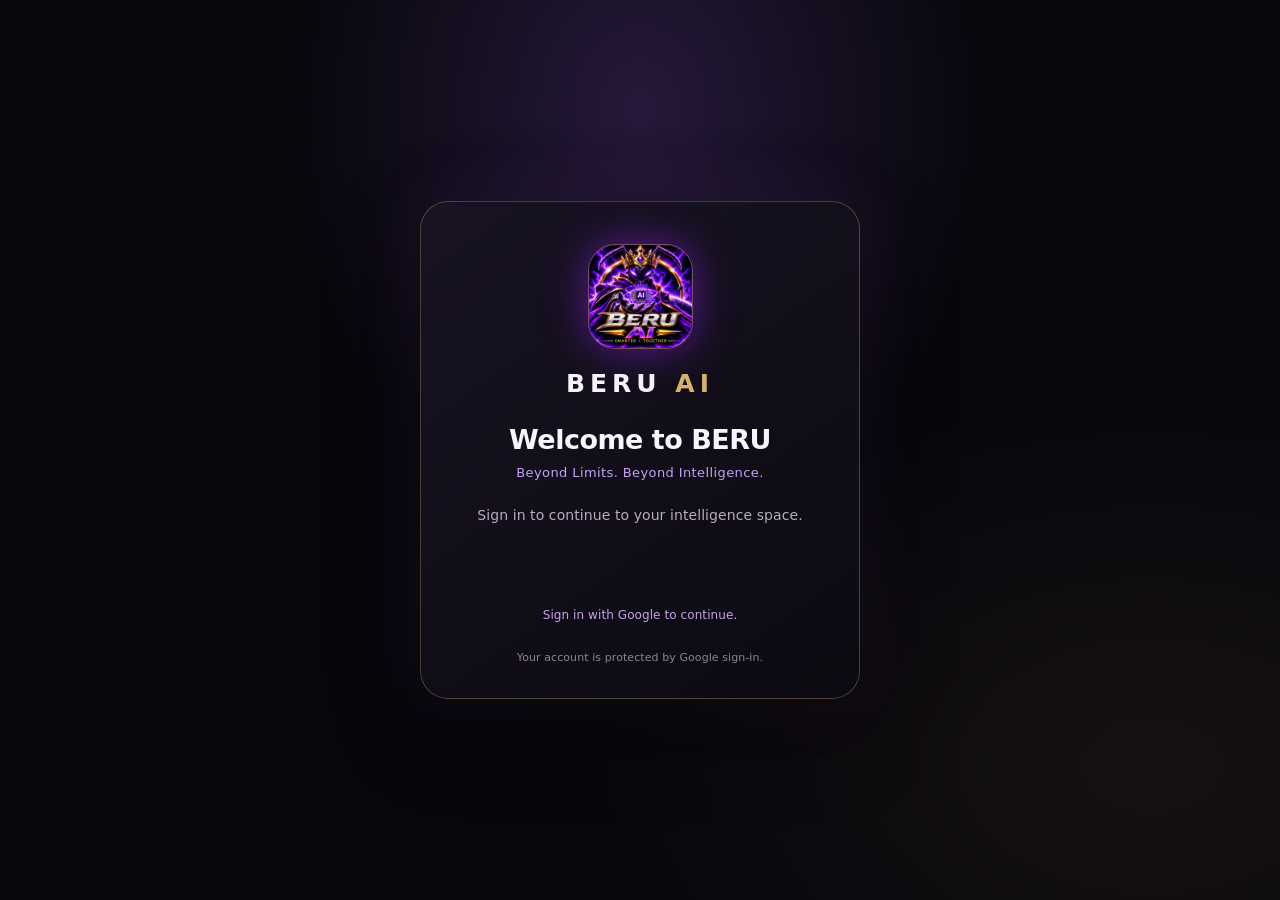
<file: index.html>
<!DOCTYPE html>
<html lang="en">
<head>
  <meta charset="UTF-8">
  <meta name="viewport" content="width=device-width, initial-scale=1.0">
  <meta name="theme-color" content="#08000f">
  <meta name="mobile-web-app-capable" content="yes">
  <meta name="apple-mobile-web-app-capable" content="yes">
  <meta name="apple-mobile-web-app-status-bar-style" content="black-translucent">
  <link rel="manifest" href="manifest.json">
  <link rel="apple-touch-icon" href="assets/images/beru-pwa.png">
  <meta name="description" content="BERU AI - Beyond Limits. Beyond Intelligence.">
  <title>BERU AI</title>
  <link rel="icon" type="image/jpeg" href="assets/images/beru-pwa.png">
  <link rel="stylesheet" href="style.css?v=20261126-premium-refresh1">
</head>
<body>
  <section id="authScreen" class="auth-screen">
    <div class="auth-card">
      <img src="assets/images/beru-pwa.png" alt="BERU AI" class="auth-logo">
      <div class="auth-brand">BERU <span>AI</span></div>
      <h1>Welcome to BERU</h1>
      <p class="auth-subtitle">Beyond Limits. Beyond Intelligence.</p>
      <p class="auth-instruction">Sign in to continue to your intelligence space.</p>
      <div id="googleButton" class="google-button"></div>
      <p id="authStatus" class="auth-status" aria-live="polite">Loading secure sign-in...</p>
      <p class="auth-note">Your account is protected by Google sign-in.</p>
    </div>
  </section>

  <div class="app" id="beruApp">
    <aside class="sidebar">
      <div class="brand">
        <img src="assets/images/beru-pwa.png" alt="BERU">
        <span>BERU <b>AI</b></span>
      </div>
      <button id="newChat" class="new-chat">+ New Chat</button>
      <div class="history-heading">Recent chats</div>
      <div id="chatHistory" class="chat-history" aria-label="Chat history"></div>
      <div class="sidebar-footer">
        Beyond Limits.<br>
        Beyond Intelligence.
      </div>
    </aside>

    <main class="main">
      <header class="topbar">
        <button id="menuBtn" class="menu-btn">☰</button>
        <span>BERU AI</span>
        <div class="account-area">
          <span class="status">● ONLINE</span>
          <div id="coinBalance" class="coin-balance" hidden aria-label="BERU Coins balance"><span>✦</span><strong id="walletBalance">0</strong><small>BC</small></div>
          <button id="accountMenuBtn" class="account-menu-trigger" type="button" aria-label="Open account menu" aria-expanded="false">
            <img id="accountPicture" class="account-picture" alt="Profile" hidden>
            <span id="accountInitials" class="account-initials">B</span>
            <span class="account-trigger-name" id="accountTriggerName">Account</span>
            <span class="account-chevron">⌄</span>
          </button>
        </div>
      </header>

      <section id="commerceHub" class="commerce-hub" hidden>
        <div class="commerce-heading"><div><span class="commerce-eyebrow">BERU ECOSYSTEM</span><h1 id="commerceTitle">Subscriptions</h1><p id="commerceSubtitle">Choose the BERU plan that matches your needs.</p></div><button id="commerceBack" class="commerce-back" type="button">← Back to chat</button></div>
        <nav class="commerce-tabs" aria-label="Marketplace sections">
<button type="button" data-commerce-tab="subscriptions" class="commerce-tab active">♛ Subscriptions</button>
          <button type="button" data-commerce-tab="coins" class="commerce-tab">✦ Coins</button>
        </nav>
        <section class="commerce-view" data-commerce-view="subscriptions" hidden>
          <div class="commerce-section-intro"><h2>Choose your BERU plan</h2><p>Every plan uses BERU Coins. Higher plans provide larger daily coin allowances and higher service limits. No plan makes services unlimited.</p></div>
          <div class="plan-grid">
            <article class="plan-card"><span class="plan-name">FREE</span><strong class="plan-price">Free</strong><p class="plan-coins">100 <small>BC / day</small></p><ul><li>Core BERU assistant</li><li>Standard usage limits</li><li>Daily coin refresh</li></ul><button type="button" class="plan-button current" data-plan="FREE">Current entry plan</button></article>
            <article class="plan-card"><span class="plan-name">BASIC</span><strong class="plan-price">BASIC</strong><p class="plan-coins">300 <small>BC / day</small></p><ul><li>More daily coins</li><li>Higher usage limits</li><li>Access to eligible tools</li></ul><button type="button" class="plan-button" data-plan="BASIC" disabled>Purchase unavailable</button></article>
            <article class="plan-card featured"><span class="plan-ribbon">POPULAR</span><span class="plan-name">PRO</span><strong class="plan-price">PRO</strong><p class="plan-coins">700 <small>BC / day</small></p><ul><li>Expanded daily allowance</li><li>Higher service limits</li><li>Priority features as released</li></ul><button type="button" class="plan-button" data-plan="PRO" disabled>Purchase unavailable</button></article>
            <article class="plan-card"><span class="plan-name">ULTIMATE</span><strong class="plan-price">ULTIMATE</strong><p class="plan-coins">1,500 <small>BC / day</small></p><ul><li>Largest daily allowance</li><li>Highest plan limits</li><li>Eligible advanced tools</li></ul><button type="button" class="plan-button" data-plan="ULTIMATE" disabled>Purchase unavailable</button></article>
          </div>
          <p class="commerce-note">Plan allowances shown are current test values and can be changed from BERU Admin. Subscription checkout is not connected yet.</p>
        </section>
        <section class="commerce-view" data-commerce-view="coins" hidden>
          <div class="wallet-overview"><div><span class="commerce-eyebrow">YOUR UNIFIED WALLET</span><h2>BERU Coins</h2><p>One balance for BERU services.</p></div><div class="wallet-total"><strong id="commerceWalletBalance">—</strong><span>BC AVAILABLE</span></div></div>
          <div class="coin-info-grid"><article class="coin-info-card"><span>DAILY ALLOWANCE</span><strong id="dailyCoinAllowance">—</strong><small>Coins granted by your current plan</small></article><article class="coin-info-card"><span>ACTIVE PLAN</span><strong id="walletPlanName">FREE</strong><small id="walletPlanExpiry">Plan information</small></article><article class="coin-info-card"><span>WALLET TYPE</span><strong>Unified</strong><small>Credits are tracked by source and expiry</small></article></div>
          <div class="coin-pack-heading"><div><h3>Coin packs</h3><p>Extra coins for using BERU services.</p></div><span class="commerce-status planned">PAYMENTS COMING SOON</span></div>
          <div class="coin-pack-grid"><article class="coin-pack"><strong>Starter</strong><b>500 BC</b><small>For occasional use</small><button type="button" disabled>Not available yet</button></article><article class="coin-pack"><strong>Plus</strong><b>1,500 BC</b><small>For regular use</small><button type="button" disabled>Not available yet</button></article><article class="coin-pack"><strong>Power</strong><b>5,000 BC</b><small>For intensive use</small><button type="button" disabled>Not available yet</button></article></div>
          <section class="coin-history panel-lite"><div class="coin-history-head"><h3>Wallet activity</h3><button id="refreshWallet" type="button">↻ Refresh</button></div><div id="coinTransactions" class="coin-transactions"><p class="empty-transactions">Loading wallet activity…</p></div></section>
          <p class="commerce-note">Daily coins refresh according to your plan. Unused daily coins expire; purchased coins will follow their own expiry rules. No payment is processed in this section.</p>
        </section>
      </section>
      <section class="welcome" id="welcome">
        <img src="assets/images/beru-pwa.png" alt="BERU Logo">
        <h1>AWAKEN YOUR <span>INTELLIGENCE</span></h1>
        <p>Your world of intelligence starts here.</p>
      </section>

      <section id="messages" class="messages"></section>

      <div id="attachmentPreview" class="attachment-preview" hidden></div>
      <form id="chatForm" class="chat-box">
        <input id="imageInput" type="file" accept="image/*" hidden>
        <button id="attachImageBtn" class="chat-tool-btn" type="button" aria-label="Attach image" title="Attach image">＋</button>
        <button id="generateImageBtn" class="chat-tool-btn image-generate-btn" type="button" aria-label="Generate image" title="Generate image · 50 BERU Coins">🎨</button>
        <textarea id="userInput" placeholder="Ask BERU anything..." rows="1"></textarea>
        <button id="voiceBtn" class="chat-tool-btn voice-tool-btn" type="button" aria-label="Voice message" title="Voice message">🎙</button>
        <button id="sendBtn" type="submit" aria-label="Send message">➤</button>
      </form>
      <p id="voiceStatus" class="voice-status" aria-live="polite"></p>

      <footer class="disclaimer">
        BERU AI can make mistakes. Verify important information.
      </footer>
    </main>
  </div>

  <div id="accountDropdown" class="account-dropdown" hidden>
    <div class="dropdown-user">
      <img id="dropdownPicture" class="dropdown-picture" alt="" hidden>
      <span id="dropdownInitials" class="dropdown-initials">B</span>
      <div class="dropdown-user-text">
        <strong id="dropdownName">BERU User</strong>
        <small id="dropdownEmail">Signed in</small>
        <span id="dropdownPlan" class="plan-pill">FREE PLAN</span>
      </div>
    </div>
    <button class="dropdown-item" type="button" data-panel="settings"><span>⚙</span><span data-i18n="settings">Settings</span></button>
    <button class="dropdown-item" type="button" data-panel="redeem"><span>◇</span><span data-i18n="redeem">Redeem Code</span></button>
    <button class="dropdown-item account-commerce-item" type="button" data-commerce-open="subscriptions" onclick="window.openBeruCommerce(&quot;subscriptions&quot;)"><span>♛</span><span>Subscriptions &amp; Plans</span></button>
    <button class="dropdown-item account-commerce-item" type="button" data-commerce-open="coins" onclick="window.openBeruCommerce(&quot;coins&quot;)"><span>✦</span><span>BERU Coins &amp; Offers</span></button>
    <button class="dropdown-item" type="button" id="joinTeamBtn"><span>♜</span><span>Join our team · انضم إلى فريقنا</span></button>
    <button class="dropdown-item" type="button" data-panel="about"><span>ⓘ</span><span data-i18n="about">About BERU AI</span></button>
    <button class="dropdown-item" type="button" data-panel="report"><span>⚑</span><span data-i18n="report">Report a problem</span></button>
    <div class="dropdown-divider"></div>
    <button id="menuLogoutBtn" class="dropdown-item danger" type="button"><span>↪</span><span data-i18n="logout">Log out</span></button>
  </div>

  <div id="settingsOverlay" class="settings-overlay" hidden>
    <section class="settings-dialog" role="dialog" aria-modal="true" aria-labelledby="settingsTitle">
      <header class="settings-header">
        <div><small>BERU AI</small><h2 id="settingsTitle">Settings</h2></div>
        <button id="closeSettings" class="close-settings" type="button" aria-label="Close">×</button>
      </header>
      <nav class="settings-tabs">
        <button class="settings-tab active" type="button" data-tab="preferences">Preferences</button>
        <button class="settings-tab" type="button" data-tab="redeem">Redeem Code</button>
        <button class="settings-tab" type="button" data-tab="about">About</button>
        <button class="settings-tab" type="button" data-tab="report">Report</button>
      </nav>
      <div class="settings-content">
        <section class="settings-panel active" data-panel-content="preferences">
          <h3 data-i18n="personalization">Personalization</h3>
          <label class="setting-row"><span><strong data-i18n="appearance">Appearance</strong><small data-i18n="appearanceDesc">Choose light or dark mode</small></span><select id="themeSelect"><option value="dark">Dark</option><option value="light">Light</option></select></label>
          <label class="setting-row"><span><strong data-i18n="language">Language</strong><small data-i18n="languageDesc">Choose your app language</small></span><select id="languageSelect"><option value="en">English</option><option value="ar">العربية</option><option value="fr">Français</option></select></label>
        </section>
        <section class="settings-panel" data-panel-content="redeem">
          <div class="panel-icon">◇</div><h3 data-i18n="redeemTitle">Redeem a code</h3>
          <p data-i18n="redeemDesc">Enter a BERU promo code to activate a subscription or discount.</p>
          <form id="redeemForm" class="panel-form"><input id="redeemInput" type="text" maxlength="64" autocomplete="off" placeholder="Enter your promo code" required><button type="submit" data-i18n="redeemButton">Continue</button></form>
          <p id="redeemStatus" class="panel-status" aria-live="polite">Code activation will be available when the secure redemption service is connected.</p>
        </section>
        <section class="settings-panel" data-panel-content="about">
          <div class="about-brand">BERU <span>AI</span></div><h3>Beyond Limits. Beyond Intelligence.</h3>
          <p data-i18n="aboutDesc">Your intelligent space for ideas, answers and creation.</p>
          <div class="about-version">BERU AI · Web Edition</div>
        </section>
        <section class="settings-panel" data-panel-content="report">
          <h3 data-i18n="reportTitle">Report a problem</h3><p data-i18n="reportDesc">Tell us what happened. Your report will be sent securely to the BERU team.</p>
          <form id="reportForm" class="panel-form report-form"><input id="reportSubject" type="text" maxlength="120" placeholder="Subject" required><textarea id="reportMessage" rows="4" maxlength="2000" placeholder="Describe the problem..." required></textarea><button type="submit" data-i18n="copyReport">Send report</button></form>
          <p id="reportStatus" class="panel-status" aria-live="polite"></p>
        </section>
      </div>
    </section>
  </div>

  <div id="beruSuccessToast" class="beru-success-toast" role="status" aria-live="polite" hidden>
    <div class="success-toast-icon">✦</div>
    <div class="success-toast-title">Success!</div>
    <div class="success-toast-message">Your reward has been added.</div>
    <div class="success-toast-sparkles" aria-hidden="true">✧　✦　✧</div>
  </div>

  <div id="pwaInstallBar" class="pwa-install-bar" hidden><span><strong>Install BERU AI</strong><small>Use BERU like an app on your phone.</small></span><button id="pwaInstallBtn" type="button">Install</button><button id="pwaInstallClose" type="button" aria-label="Dismiss">×</button></div>
  <script src="script.js?v=20261121-imagegen1"></script>
  <script src="pwa.js"></script>
  <script src="https://accounts.google.com/gsi/client" async defer onload="window.beruGoogleLibraryLoaded && window.beruGoogleLibraryLoaded()"></script>
</body>
</html>
</file>
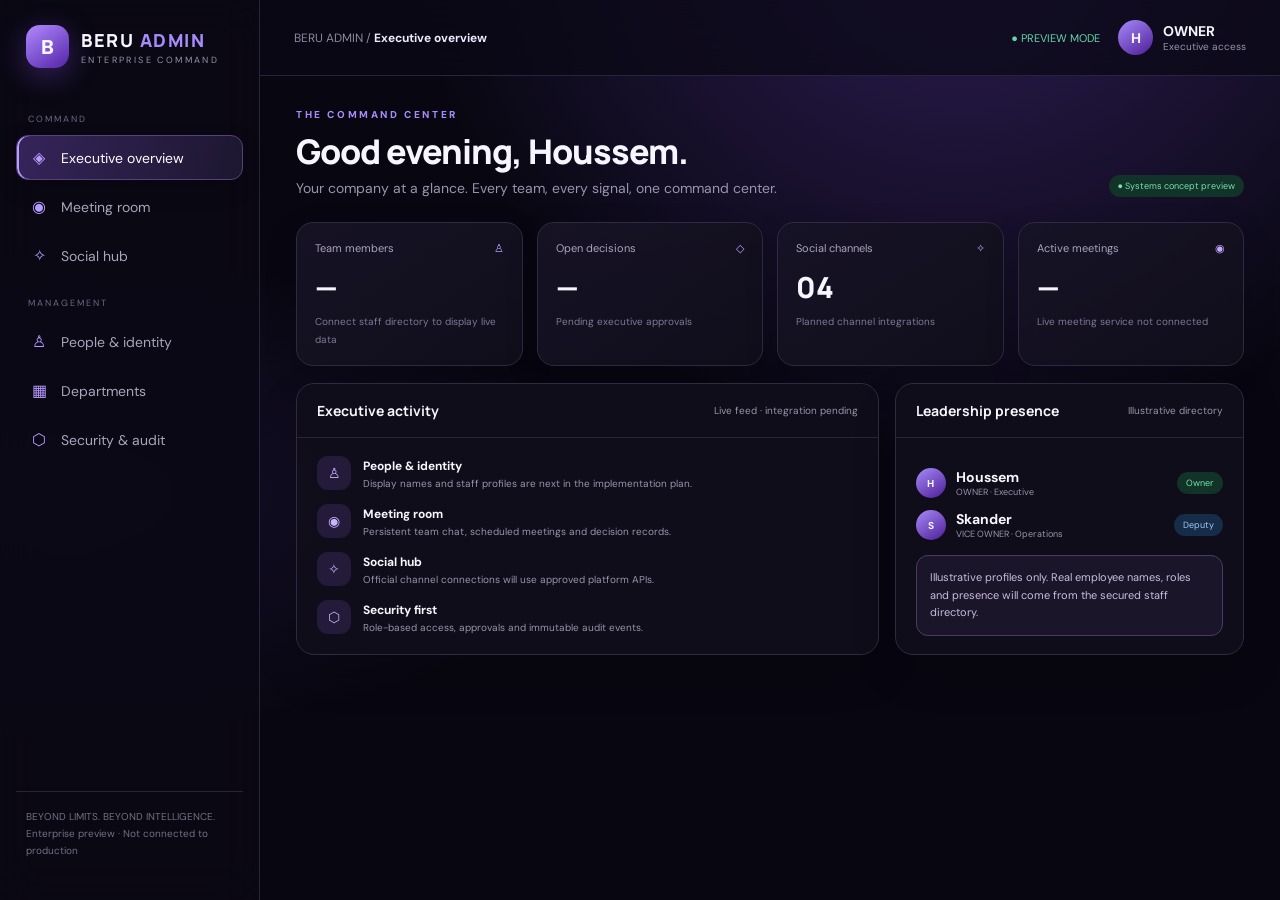
<file: admin-enterprise-preview.html>
<!doctype html>
<html lang="en">
<head>
<meta charset="utf-8"><meta name="viewport" content="width=device-width,initial-scale=1">
<meta name="theme-color" content="#080711">
<title>BERU ADMIN — Enterprise Preview</title>
<link rel="preconnect" href="https://fonts.googleapis.com"><link rel="preconnect" href="https://fonts.gstatic.com" crossorigin>
<link href="https://fonts.googleapis.com/css2?family=DM+Sans:wght@400;500;600;700;800&family=Manrope:wght@400;500;600;700;800&display=swap" rel="stylesheet">
<style>
:root{color-scheme:dark;--bg:#080711;--panel:#100e1b;--panel2:#151222;--line:#29243b;--muted:#9993ad;--text:#f7f5ff;--violet:#a78bfa;--violet2:#7c3aed;--gold:#e8c889;--green:#65d6a6;--blue:#82b7ff}
*{box-sizing:border-box}body{margin:0;background:radial-gradient(ellipse at 75% -20%,#33205d 0,transparent 42%),radial-gradient(ellipse at 0% 55%,#17102c 0,transparent 35%),var(--bg);color:var(--text);font:14px 'DM Sans',sans-serif;min-height:100vh}button,input{font:inherit}.shell{display:grid;grid-template-columns:260px 1fr;min-height:100vh}.sidebar{position:sticky;top:0;height:100vh;padding:25px 16px;border-right:1px solid var(--line);background:#0b0914d9;backdrop-filter:blur(22px);display:flex;flex-direction:column}.brand{display:flex;gap:12px;align-items:center;padding:0 10px 28px}.brandmark{height:43px;width:43px;border-radius:14px;background:linear-gradient(145deg,#b18aff,#5424a8);display:grid;place-items:center;box-shadow:0 8px 30px #8b5cf655;font-weight:900;font-size:20px}.brand strong{font:800 18px Manrope;letter-spacing:1.5px}.brand strong span{color:var(--violet)}.brand small{display:block;color:var(--muted);font-size:9px;letter-spacing:2.4px;margin-top:2px}.group{font-size:9px;letter-spacing:2px;color:#6f6984;padding:17px 12px 8px}.nav{width:100%;display:flex;align-items:center;gap:12px;border:1px solid transparent;border-radius:12px;background:transparent;color:#aaa4bc;text-align:left;padding:11px 12px;margin:2px 0;cursor:pointer;transition:.2s}.nav .ico{width:20px;text-align:center;color:#b79bff;font-size:16px}.nav:hover{background:#171326;color:white}.nav.active{background:linear-gradient(100deg,#35245a,#1d1730);border-color:#57417d;color:#fff;box-shadow:inset 2px 0 #b99cff,0 8px 25px #0002}.sidefoot{margin-top:auto;padding:16px 10px;border-top:1px solid var(--line);color:#756f87;font-size:10px;line-height:1.7}.main{min-width:0}.topbar{height:76px;display:flex;align-items:center;justify-content:space-between;padding:0 34px;border-bottom:1px solid #29243b;background:#0b0915b8;backdrop-filter:blur(20px);position:sticky;top:0;z-index:5}.crumb{color:#8d879f;font-size:12px}.crumb b{color:#eee9ff}.topright{display:flex;align-items:center;gap:18px}.live{color:var(--green);font-size:11px}.profile{display:flex;gap:10px;align-items:center}.avatar{width:35px;height:35px;border-radius:50%;display:grid;place-items:center;background:linear-gradient(145deg,#a78bfa,#4c1d95);font-weight:800}.profile small{display:block;color:var(--muted);font-size:10px}.content{max-width:1600px;margin:auto;padding:32px 36px}.heading{display:flex;justify-content:space-between;align-items:flex-end;gap:20px;margin-bottom:25px}.eyebrow{color:var(--violet);font-size:10px;letter-spacing:2.6px;font-weight:800}.heading h1{font:800 clamp(25px,3vw,34px) Manrope;margin:7px 0 5px;letter-spacing:-1px}.heading p{color:var(--muted);margin:0}.btn{border:1px solid #55427c;background:linear-gradient(110deg,#8b5cf6,#6335b4);color:white;padding:10px 15px;border-radius:11px;font-weight:700;cursor:pointer}.btn.ghost{background:#171326;border-color:#342c49;color:#ddd6f4}.grid{display:grid;grid-template-columns:repeat(4,minmax(0,1fr));gap:14px}.card{background:linear-gradient(145deg,#171326ed,#100e1b);border:1px solid #302941;border-radius:17px;padding:18px;box-shadow:0 12px 34px #0002}.metric-label{color:#aaa4bd;font-size:11px;display:flex;justify-content:space-between}.metric-icon{color:#c4a8ff}.metric strong{display:block;font:800 29px Manrope;margin:12px 0 4px}.metric small{color:#7f7893;font-size:10px}.panel{background:#100e1bdf;border:1px solid #302941;border-radius:18px;overflow:hidden;box-shadow:0 18px 45px #0002}.panelhead{display:flex;justify-content:space-between;align-items:center;padding:17px 20px;border-bottom:1px solid #29243a}.panelhead h2{font:700 14px Manrope;margin:0}.panelhead span{font-size:10px;color:var(--muted)}.panelbody{padding:18px 20px}.two{display:grid;grid-template-columns:1.25fr .75fr;gap:16px;margin-top:17px}.activity{display:grid;gap:14px}.activityrow{display:flex;align-items:center;gap:12px}.dot{height:34px;width:34px;border-radius:11px;background:#241a3a;color:#c9b4ff;display:grid;place-items:center}.activityrow b{font-size:12px}.activityrow small{display:block;color:var(--muted);font-size:10px;margin-top:3px}.pill{font-size:9px;border-radius:99px;padding:5px 9px;background:#242037;color:#cfc6e8}.pill.green{background:#123328;color:#79e0b5}.pill.gold{background:#332919;color:#e8c889}.pill.blue{background:#172c46;color:#9bc7ff}.platforms{display:grid;grid-template-columns:repeat(4,1fr);gap:12px}.platform{padding:17px;border:1px solid #342d47;border-radius:15px;background:linear-gradient(145deg,#191529,#100e1b)}.platform .symbol{height:38px;width:38px;border-radius:12px;display:grid;place-items:center;font-size:18px;margin-bottom:13px;background:#29213e}.platform b{font-size:12px}.platform small{display:block;color:var(--muted);font-size:10px;margin-top:5px}.social-layout{display:grid;grid-template-columns:1fr 330px;gap:16px;margin-top:16px}.post{border:1px solid #302941;background:#151222;border-radius:14px;padding:15px;margin-bottom:10px}.posttop{display:flex;justify-content:space-between;align-items:center;margin-bottom:12px}.posttop b{font-size:12px}.post p{font-size:12px;color:#c9c3d8;line-height:1.7;margin:0 0 12px}.postmeta{display:flex;gap:13px;color:#8f89a3;font-size:10px}.calendar{display:grid;grid-template-columns:repeat(7,1fr);gap:5px}.day{min-height:56px;border:1px solid #302941;border-radius:9px;padding:7px;color:#8f89a3;font-size:10px}.day b{color:#ddd6ee}.day.event{background:#241a3b;border-color:#60478b}.day.event span{display:block;color:#c6aaff;font-size:9px;margin-top:7px}.chat{display:grid;grid-template-columns:220px 1fr;min-height:440px}.rooms{border-right:1px solid var(--line);padding:13px}.room{padding:11px;border-radius:10px;color:#aaa4bc;font-size:11px;margin:3px 0}.room.active{background:#29203f;color:white}.chatmain{display:flex;flex-direction:column;min-width:0}.chathead{padding:15px 18px;border-bottom:1px solid var(--line);display:flex;justify-content:space-between}.messages{padding:20px;display:flex;flex-direction:column;gap:15px;flex:1}.msg{max-width:78%;display:flex;gap:9px;align-items:flex-start}.msg.mine{align-self:flex-end;flex-direction:row-reverse}.bubble{background:#211b31;border:1px solid #38304c;border-radius:4px 13px 13px;padding:11px 13px;color:#ddd7e9;font-size:11px;line-height:1.6}.mine .bubble{background:#38265d;border-color:#634a90}.bubble small{display:block;color:#a99fba;font-size:9px;margin-bottom:4px}.compose{display:flex;gap:9px;padding:13px;border-top:1px solid var(--line)}.compose input{flex:1;min-width:0;background:#0c0a14;border:1px solid #373047;border-radius:10px;padding:12px;color:white;outline:none}.meeting-side{display:grid;gap:12px}.member{display:flex;align-items:center;gap:10px;margin:12px 0}.member .avatar{width:30px;height:30px;font-size:10px}.member small{display:block;color:var(--muted);font-size:9px}.section-note{border:1px solid #4b3a69;background:#1b1529;color:#c8bde0;border-radius:12px;padding:13px;font-size:11px;line-height:1.6;margin-top:15px}.hidden{display:none!important}.toast{position:fixed;bottom:22px;right:22px;background:#201a30;border:1px solid #65508a;color:#eee;padding:12px 16px;border-radius:12px;opacity:0;transform:translateY(10px);transition:.2s;pointer-events:none}.toast.show{opacity:1;transform:none}
@media(max-width:1100px){.grid{grid-template-columns:repeat(2,1fr)}.platforms{grid-template-columns:repeat(2,1fr)}.social-layout{grid-template-columns:1fr}.two{grid-template-columns:1fr}}@media(max-width:760px){.shell{grid-template-columns:1fr}.sidebar{height:auto;position:sticky;z-index:8;padding:10px;flex-direction:row;overflow:auto;align-items:center}.brand{padding:0 8px;min-width:max-content}.brandmark{width:34px;height:34px}.brand strong{font-size:14px}.brand small,.group,.sidefoot{display:none}.nav{width:auto;min-width:max-content;padding:9px}.nav span{font-size:10px}.topbar{height:60px;padding:0 15px}.content{padding:22px 14px}.heading{align-items:flex-start;flex-direction:column}.grid{gap:9px}.card{padding:13px}.metric strong{font-size:23px}.chat{grid-template-columns:1fr}.rooms{display:flex;overflow:auto;border-right:0;border-bottom:1px solid var(--line);gap:5px}.room{min-width:max-content}.messages{min-height:280px}.platforms{gap:8px}.platform{padding:12px}}
</style>
</head>
<body>
<div class="shell">
<aside class="sidebar">
 <div class="brand"><div class="brandmark">B</div><div><strong>BERU <span>ADMIN</span></strong><small>ENTERPRISE COMMAND</small></div></div>
 <div class="group">COMMAND</div>
 <button class="nav active" data-view="overview"><span class="ico">◈</span><span>Executive overview</span></button>
 <button class="nav" data-view="meeting"><span class="ico">◉</span><span>Meeting room</span></button>
 <button class="nav" data-view="social"><span class="ico">✧</span><span>Social hub</span></button>
 <div class="group">MANAGEMENT</div>
 <button class="nav" data-view="people"><span class="ico">♙</span><span>People & identity</span></button>
 <button class="nav" data-view="departments"><span class="ico">▦</span><span>Departments</span></button>
 <button class="nav" data-view="security"><span class="ico">⬡</span><span>Security & audit</span></button>
 <div class="sidefoot">BEYOND LIMITS. BEYOND INTELLIGENCE.<br>Enterprise preview · Not connected to production</div>
</aside>
<main class="main">
 <header class="topbar"><div class="crumb">BERU ADMIN / <b id="crumb">Executive overview</b></div><div class="topright"><span class="live">● PREVIEW MODE</span><div class="profile"><div class="avatar">H</div><div><b>OWNER</b><small>Executive access</small></div></div></div></header>
 <div class="content">
  <section id="view-overview">
   <div class="heading"><div><div class="eyebrow">THE COMMAND CENTER</div><h1>Good evening, Houssem.</h1><p>Your company at a glance. Every team, every signal, one command center.</p></div><span class="pill green">● Systems concept preview</span></div>
   <div class="grid">
    <article class="card"><div class="metric-label">Team members <span class="metric-icon">♙</span></div><div class="metric"><strong>—</strong><small>Connect staff directory to display live data</small></div></article>
    <article class="card"><div class="metric-label">Open decisions <span class="metric-icon">◇</span></div><div class="metric"><strong>—</strong><small>Pending executive approvals</small></div></article>
    <article class="card"><div class="metric-label">Social channels <span class="metric-icon">✧</span></div><div class="metric"><strong>04</strong><small>Planned channel integrations</small></div></article>
    <article class="card"><div class="metric-label">Active meetings <span class="metric-icon">◉</span></div><div class="metric"><strong>—</strong><small>Live meeting service not connected</small></div></article>
   </div>
   <div class="two">
    <section class="panel"><div class="panelhead"><h2>Executive activity</h2><span>Live feed · integration pending</span></div><div class="panelbody activity">
     <div class="activityrow"><div class="dot">♙</div><div><b>People & identity</b><small>Display names and staff profiles are next in the implementation plan.</small></div></div>
     <div class="activityrow"><div class="dot">◉</div><div><b>Meeting room</b><small>Persistent team chat, scheduled meetings and decision records.</small></div></div>
     <div class="activityrow"><div class="dot">✧</div><div><b>Social hub</b><small>Official channel connections will use approved platform APIs.</small></div></div>
     <div class="activityrow"><div class="dot">⬡</div><div><b>Security first</b><small>Role-based access, approvals and immutable audit events.</small></div></div>
    </div></section>
    <section class="panel"><div class="panelhead"><h2>Leadership presence</h2><span>Illustrative directory</span></div><div class="panelbody">
     <div class="member"><div class="avatar">H</div><div><b>Houssem</b><small>OWNER · Executive</small></div><span class="pill green" style="margin-left:auto">Owner</span></div>
     <div class="member"><div class="avatar">S</div><div><b>Skander</b><small>VICE OWNER · Operations</small></div><span class="pill blue" style="margin-left:auto">Deputy</span></div>
     <div class="section-note">Illustrative profiles only. Real employee names, roles and presence will come from the secured staff directory.</div>
    </div></section>
   </div>
  </section>
  <section id="view-meeting" class="hidden">
   <div class="heading"><div><div class="eyebrow">INTERNAL COLLABORATION</div><h1>Meeting room</h1><p>One place for daily conversations, formal meetings and decisions.</p></div><button class="btn" onclick="notify('Meeting scheduling will be connected after the secure chat service.')">＋ Schedule meeting</button></div>
   <div class="panel"><div class="chat">
    <aside class="rooms"><div class="room active"># General</div><div class="room"># Executive</div><div class="room"># Development</div><div class="room"># Finance</div><div class="room"># Social media</div></aside>
    <div class="chatmain"><div class="chathead"><div><b># General</b><div style="color:var(--muted);font-size:10px;margin-top:4px">Company-wide discussion · planned private room</div></div><span class="pill gold">Preview conversation</span></div>
     <div class="messages">
      <div class="msg"><div class="avatar">S</div><div class="bubble"><small>Skander · VICE OWNER</small>We should review the new onboarding flow and confirm the launch checklist.</div></div>
      <div class="msg mine"><div class="avatar">H</div><div class="bubble"><small>Houssem · OWNER</small>Good. Add the open points to the executive agenda so we can track each decision.</div></div>
      <div class="msg"><div class="avatar">M</div><div class="bubble"><small>Social Media Manager · ROLE PREVIEW</small>I'll prepare the weekly content calendar for review.</div></div>
     </div>
     <form class="compose" onsubmit="event.preventDefault();notify('This is a visual preview. Messages are not sent or stored yet.');"><input placeholder="Write a message…" aria-label="Message"><button class="btn">Send</button></form>
    </div>
   </div></div>
   <div class="two"><section class="panel"><div class="panelhead"><h2>Next formal meeting</h2><span>Illustrative</span></div><div class="panelbody"><div class="eyebrow">EXECUTIVE REVIEW</div><h2 style="font:700 20px Manrope;margin:8px 0">Weekly leadership sync</h2><p style="color:var(--muted);font-size:11px">Agenda, attendees, decisions and assigned actions will be stored with an audit trail.</p><span class="pill gold">Scheduling not connected</span></div></section><section class="panel"><div class="panelhead"><h2>Meeting principles</h2></div><div class="panelbody activity"><div>01 · Private rooms by department</div><div>02 · Searchable message history</div><div>03 · Decisions with owners and due dates</div><div>04 · AI summaries only when requested</div></div></section></div>
  </section>
  <section id="view-social" class="hidden">
   <div class="heading"><div><div class="eyebrow">BRAND & COMMUNICATIONS</div><h1>Social command hub</h1><p>Plan, approve, publish and measure BERU's public voice.</p></div><button class="btn" onclick="notify('The publishing workflow will be enabled after platform API authorization.')">＋ Create post</button></div>
   <div class="platforms">
    <article class="platform"><div class="symbol">f</div><b>Facebook</b><small>Page publishing · insights</small><div style="margin-top:13px"><span class="pill gold">Connect required</span></div></article>
    <article class="platform"><div class="symbol">◎</div><b>Instagram</b><small>Posts · Reels · insights</small><div style="margin-top:13px"><span class="pill gold">Connect required</span></div></article>
    <article class="platform"><div class="symbol">𝕏</div><b>X / Twitter</b><small>Posts · engagement</small><div style="margin-top:13px"><span class="pill gold">Connect required</span></div></article>
    <article class="platform"><div class="symbol">▶</div><b>YouTube</b><small>Videos · channel analytics</small><div style="margin-top:13px"><span class="pill gold">Connect required</span></div></article>
   </div>
   <div class="social-layout">
    <section class="panel"><div class="panelhead"><h2>Content approval queue</h2><span>Example workflow · no live posts</span></div><div class="panelbody">
     <article class="post"><div class="posttop"><b>Launch announcement · Instagram + Facebook</b><span class="pill gold">Awaiting approval</span></div><p>Meet BERU AI — a new way to think, create and get things done. Beyond limits. Beyond intelligence.</p><div class="postmeta"><span>◷ Draft schedule: —</span><span>✎ Prepared by Social Media</span></div></article>
     <article class="post"><div class="posttop"><b>Product update · X</b><span class="pill blue">In review</span></div><p>A short product update prepared for the official BERU channel. Final copy and links will be reviewed before publishing.</p><div class="postmeta"><span>◷ Schedule pending</span><span>✎ Approval required</span></div></article>
    </div></section>
    <section class="panel"><div class="panelhead"><h2>Social team</h2><span>Proposed ownership</span></div><div class="panelbody">
     <div class="member"><div class="avatar">SM</div><div><b>Social Media Manager</b><small>Publishing & community</small></div></div>
     <div class="member"><div class="avatar">D</div><div><b>Design team</b><small>Creative assets</small></div></div>
     <div class="member"><div class="avatar">O</div><div><b>OWNER</b><small>Final approval for sensitive posts</small></div></div>
     <div class="section-note">Never store social passwords here. Use official OAuth connections, minimum scopes, revocation and per-channel permissions.</div>
    </div></section>
   </div>
   <section class="panel" style="margin-top:16px"><div class="panelhead"><h2>Publishing calendar</h2><span>Illustrative week</span></div><div class="panelbody"><div class="calendar">
    <div class="day"><b>MON</b></div><div class="day"><b>TUE</b></div><div class="day"><b>WED</b></div><div class="day"><b>THU</b></div><div class="day"><b>FRI</b></div><div class="day"><b>SAT</b></div><div class="day"><b>SUN</b></div>
    <div class="day event">01<span>Brand post</span></div><div class="day">02</div><div class="day event">03<span>Product tip</span></div><div class="day">04</div><div class="day event">05<span>Short video</span></div><div class="day">06</div><div class="day">07</div>
   </div></div></section>
  </section>
  <section id="view-people" class="hidden"><div class="heading"><div><div class="eyebrow">PEOPLE & IDENTITY</div><h1>Staff directory</h1><p>Display names, staff handles, departments and job titles — separate from private login credentials.</p></div></div><section class="panel"><div class="panelhead"><h2>Identity design rules</h2><span>Planned data model</span></div><div class="panelbody activity"><div>Display name — the name shown across administration and chat.</div><div>Unique staff handle — for mentions and directory search.</div><div>Private login identity — email remains hidden from ordinary staff views.</div><div>Role, department, title, avatar and account status.</div><div>Audit history stores stable staff ID, so name changes never rewrite old actions.</div></div></section></section>
  <section id="view-departments" class="hidden"><div class="heading"><div><div class="eyebrow">ORGANIZATION</div><h1>Departments</h1><p>Clear ownership, responsibilities and reporting lines.</p></div></div><div class="grid"><article class="card"><b>Executive</b><p style="color:var(--muted);font-size:11px">OWNER · VICE OWNER</p></article><article class="card"><b>Development</b><p style="color:var(--muted);font-size:11px">Engineering & product</p></article><article class="card"><b>Finance</b><p style="color:var(--muted);font-size:11px">Revenue & cost control</p></article><article class="card"><b>Marketing & Social</b><p style="color:var(--muted);font-size:11px">Social Media Manager</p></article></div></section>
  <section id="view-security" class="hidden"><div class="heading"><div><div class="eyebrow">TRUST & CONTROL</div><h1>Security & audit</h1><p>Every sensitive action traceable, every role limited to its authority.</p></div></div><div class="grid"><article class="card"><b>Role-based access</b><p style="color:var(--muted);font-size:11px">Minimum permissions by job function.</p></article><article class="card"><b>Approval workflows</b><p style="color:var(--muted);font-size:11px">Financial and public-facing sensitive actions.</p></article><article class="card"><b>Session controls</b><p style="color:var(--muted);font-size:11px">Revoke access and monitor sessions.</p></article><article class="card"><b>Audit trail</b><p style="color:var(--muted);font-size:11px">Append-only record with stable actor IDs.</p></article></div></section>
 </div>
</main>
</div>
<div class="toast" id="toast"></div>
<script>
const labels={overview:"Executive overview",meeting:"Meeting room",social:"Social hub",people:"People & identity",departments:"Departments",security:"Security & audit"};
document.querySelectorAll(".nav").forEach(b=>b.addEventListener("click",()=>{document.querySelectorAll(".nav").forEach(x=>x.classList.toggle("active",x===b));Object.keys(labels).forEach(k=>document.getElementById("view-"+k).classList.toggle("hidden",k!==b.dataset.view));document.getElementById("crumb").textContent=labels[b.dataset.view];}));
let toastTimer;function notify(message){const t=document.getElementById("toast");t.textContent=message;t.classList.add("show");clearTimeout(toastTimer);toastTimer=setTimeout(()=>t.classList.remove("show"),3200);}
</script>
</body></html>
</file>
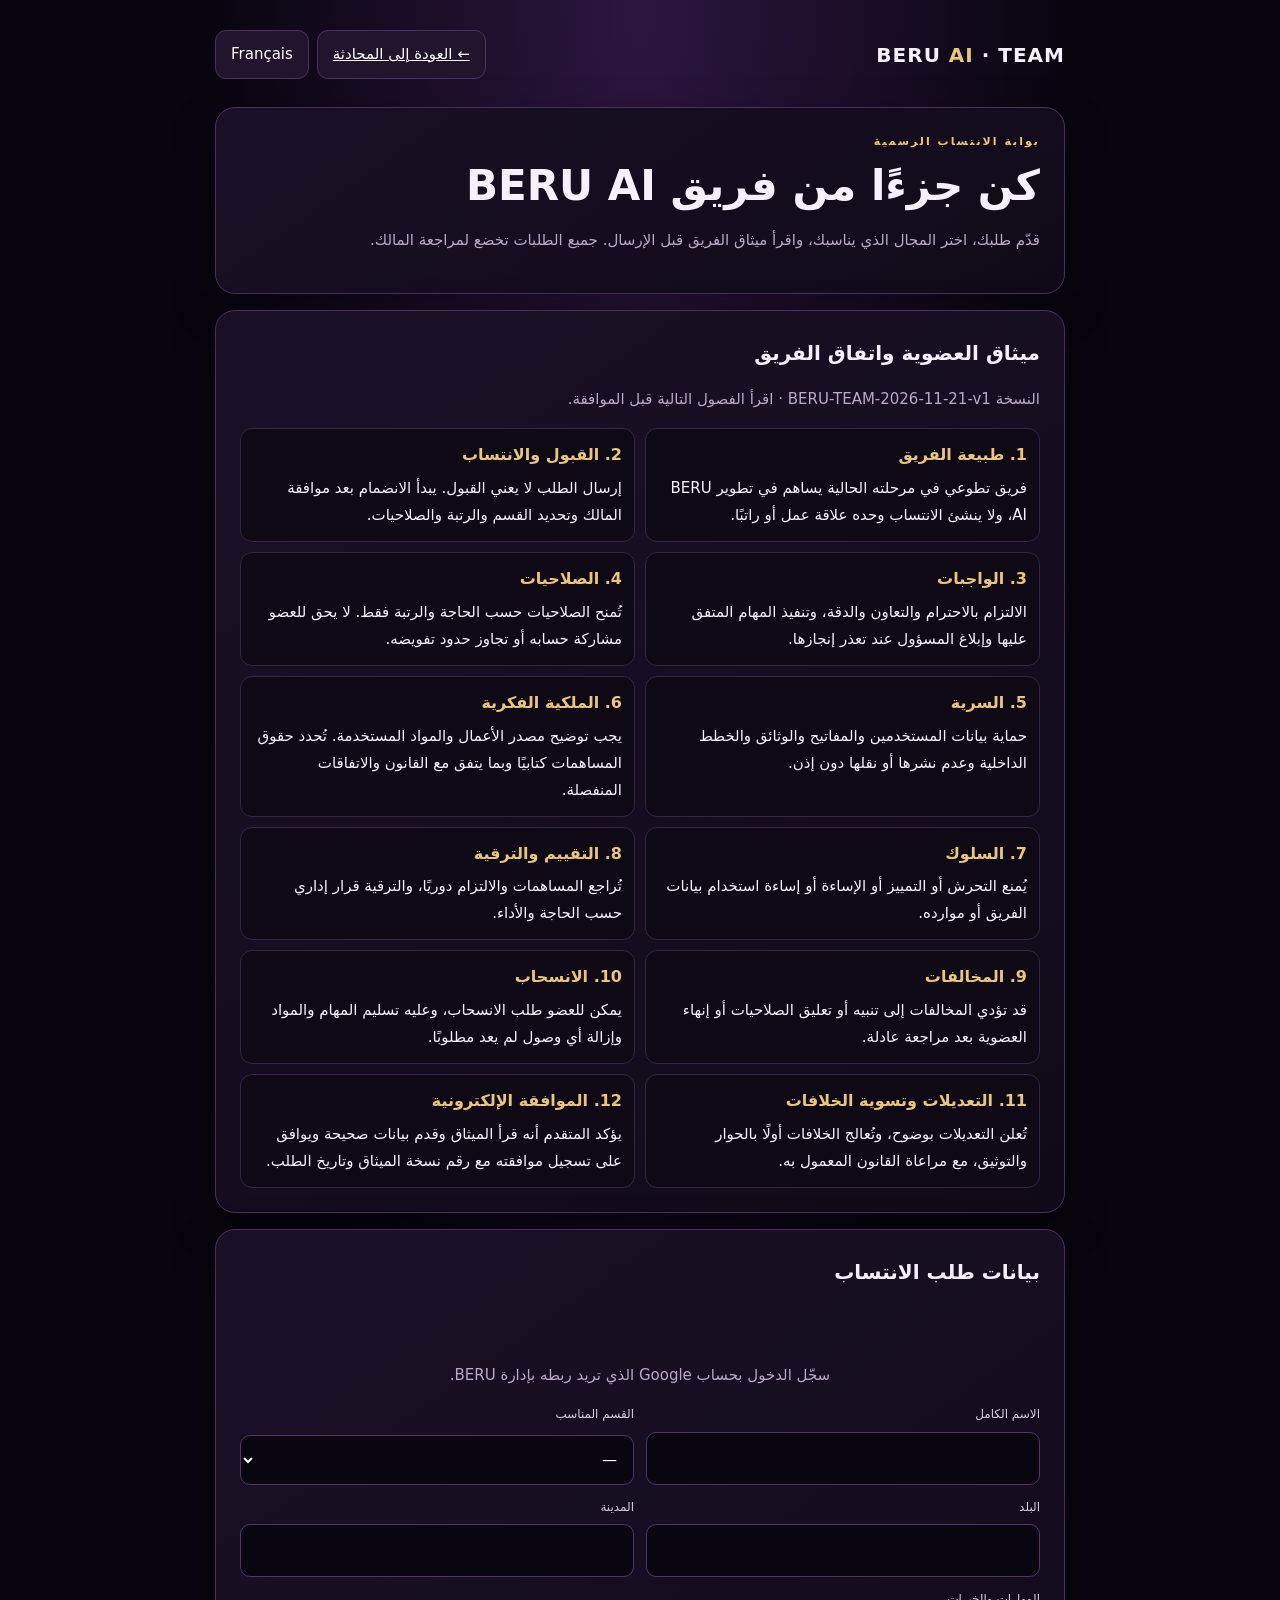
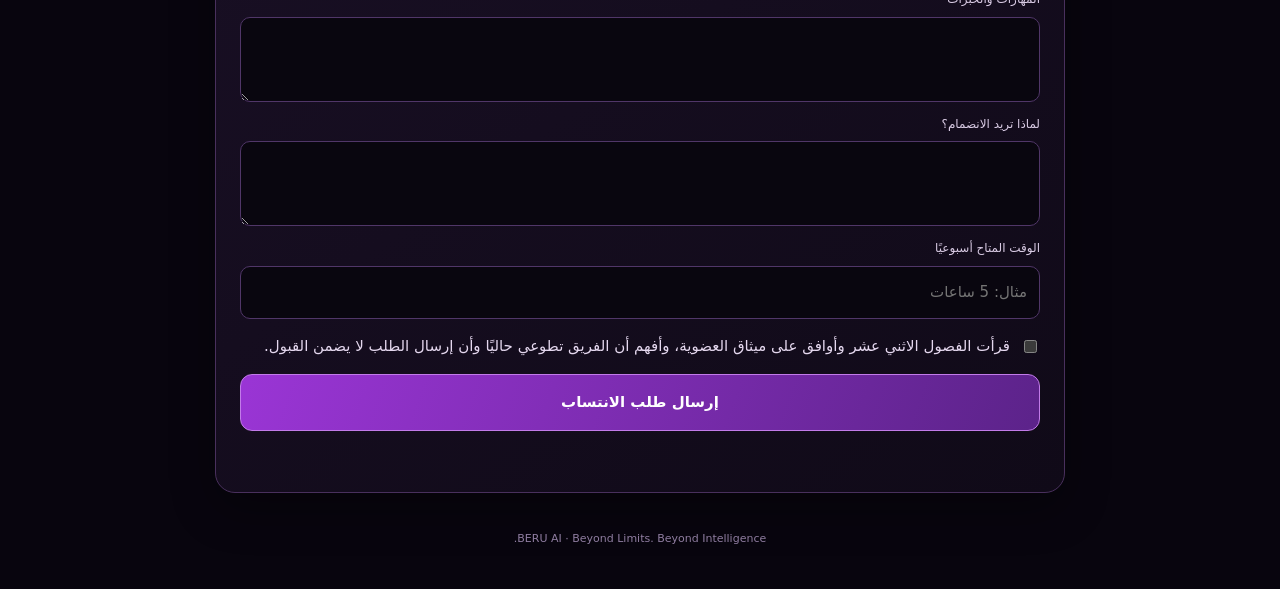
<file: join.html>
<!doctype html>
<html lang="ar" dir="rtl">
<head>
<meta charset="utf-8"><meta name="viewport" content="width=device-width,initial-scale=1">
<meta name="theme-color" content="#10091b"><title>انضم إلى BERU AI</title>
<style>
:root{color-scheme:dark;--bg:#08050e;--panel:#140d1e;--line:#49305d;--gold:#e8c77d;--purple:#a34de0;--muted:#b9a9c8}
*{box-sizing:border-box}body{margin:0;background:radial-gradient(ellipse at 50% 0,#2c1640 0,transparent 48%),var(--bg);color:#f8f0ff;font:15px/1.8 system-ui,Arial;padding:20px}
main{max-width:850px;margin:0 auto}.top{display:flex;justify-content:space-between;align-items:center;gap:12px;margin:10px 0 28px}.brand{font-weight:900;letter-spacing:1px;font-size:20px}.brand span{color:var(--gold)}button,input,select,textarea{font:inherit}button{cursor:pointer}.lang,.btn{border:1px solid var(--line);border-radius:11px;padding:10px 15px;background:#21142d;color:#fff}.hero,.panel{border:1px solid var(--line);background:linear-gradient(145deg,#1a1026,#100a18);border-radius:20px;padding:24px;margin:16px 0;box-shadow:0 16px 45px #0005}.eyebrow{font-size:11px;letter-spacing:2px;color:var(--gold);font-weight:800}.hero h1{font-size:clamp(28px,5vw,42px);line-height:1.25;margin:8px 0}.muted,small{color:var(--muted)}h2{font-size:20px;margin:0 0 12px}h3{font-size:16px;color:var(--gold);margin:14px 0 4px}.chapters{display:grid;grid-template-columns:1fr 1fr;gap:10px}.chapter{padding:12px;border:1px solid #352342;border-radius:12px;background:#0e0915}.chapter h3{margin:0 0 5px}.fields{display:grid;grid-template-columns:1fr 1fr;gap:12px}.field{display:grid;gap:6px}.field.full{grid-column:1/-1}.field label{font-size:12px;color:#d9cbe4}.field input,.field select,.field textarea{width:100%;border:1px solid #503668;background:#09060f;color:#fff;border-radius:10px;padding:12px;outline:none}.field textarea{min-height:85px;resize:vertical}.google{min-height:45px;display:flex;justify-content:center;margin:12px 0}.check{display:flex;gap:10px;align-items:flex-start;margin:14px 0;color:#e5d8ef}.check input{margin-top:7px;accent-color:#a34de0}.submit{width:100%;background:linear-gradient(110deg,#9a35d5,#5c238a);border:1px solid #c27be9;border-radius:12px;padding:14px;color:white;font-weight:800}.status{min-height:25px;color:var(--gold);text-align:center;margin-top:12px}.status.error{color:#ff9cae}.foot{text-align:center;color:#8f7da0;font-size:11px;padding:20px}@media(max-width:620px){body{padding:12px}.hero,.panel{padding:17px}.chapters,.fields{grid-template-columns:1fr}.field.full{grid-column:auto}}
</style>
</head>
<body><main>
<div class="top"><div class="brand">BERU <span>AI</span> · TEAM</div><div style="display:flex;gap:8px;flex-wrap:wrap"><a class="lang" href="index.html" data-ar="← العودة إلى المحادثة" data-fr="← Retour au chat">← العودة إلى المحادثة</a><button id="langBtn" class="lang" type="button">Français</button></div></div>
<section class="hero"><div class="eyebrow" data-ar="بوابة الانتساب الرسمية" data-fr="PORTAIL OFFICIEL DES CANDIDATURES">بوابة الانتساب الرسمية</div><h1 data-ar="كن جزءًا من فريق BERU AI" data-fr="Rejoignez l’équipe BERU AI">كن جزءًا من فريق BERU AI</h1><p class="muted" data-ar="قدّم طلبك، اختر المجال الذي يناسبك، واقرأ ميثاق الفريق قبل الإرسال. جميع الطلبات تخضع لمراجعة المالك." data-fr="Postulez, choisissez votre domaine et lisez la charte avant l’envoi. Chaque candidature est examinée par le propriétaire.">قدّم طلبك، اختر المجال الذي يناسبك، واقرأ ميثاق الفريق قبل الإرسال. جميع الطلبات تخضع لمراجعة المالك.</p></section>
<section class="panel"><h2 data-ar="ميثاق العضوية واتفاق الفريق" data-fr="Charte et accord d’équipe">ميثاق العضوية واتفاق الفريق</h2><p class="muted" data-ar="النسخة BERU-TEAM-2026-11-21-v1 · اقرأ الفصول التالية قبل الموافقة." data-fr="Version BERU-TEAM-2026-11-21-v1 · Lisez les chapitres avant d’accepter.">النسخة BERU-TEAM-2026-11-21-v1 · اقرأ الفصول التالية قبل الموافقة.</p>
<div class="chapters" id="chapters">
<div class="chapter"><h3 data-ar="1. طبيعة الفريق" data-fr="1. Nature de l’équipe">1. طبيعة الفريق</h3><span data-ar="فريق تطوعي في مرحلته الحالية يساهم في تطوير BERU AI، ولا ينشئ الانتساب وحده علاقة عمل أو راتبًا." data-fr="L’équipe est bénévole à ce stade. L’adhésion ne crée pas à elle seule un emploi salarié ni une rémunération.">فريق تطوعي في مرحلته الحالية يساهم في تطوير BERU AI، ولا ينشئ الانتساب وحده علاقة عمل أو راتبًا.</span></div>
<div class="chapter"><h3 data-ar="2. القبول والانتساب" data-fr="2. Admission">2. القبول والانتساب</h3><span data-ar="إرسال الطلب لا يعني القبول. يبدأ الانضمام بعد موافقة المالك وتحديد القسم والرتبة والصلاحيات." data-fr="L’envoi ne vaut pas admission. L’adhésion commence après validation du propriétaire et attribution du service, du rang et des accès.">إرسال الطلب لا يعني القبول. يبدأ الانضمام بعد موافقة المالك وتحديد القسم والرتبة والصلاحيات.</span></div>
<div class="chapter"><h3 data-ar="3. الواجبات" data-fr="3. Obligations">3. الواجبات</h3><span data-ar="الالتزام بالاحترام والتعاون والدقة، وتنفيذ المهام المتفق عليها وإبلاغ المسؤول عند تعذر إنجازها." data-fr="Respect, coopération, rigueur, réalisation des tâches convenues et signalement rapide de tout blocage.">الالتزام بالاحترام والتعاون والدقة، وتنفيذ المهام المتفق عليها وإبلاغ المسؤول عند تعذر إنجازها.</span></div>
<div class="chapter"><h3 data-ar="4. الصلاحيات" data-fr="4. Autorisations">4. الصلاحيات</h3><span data-ar="تُمنح الصلاحيات حسب الحاجة والرتبة فقط. لا يحق للعضو مشاركة حسابه أو تجاوز حدود تفويضه." data-fr="Les accès sont accordés selon le besoin et le rang. Le partage de compte et le dépassement d’autorisation sont interdits.">تُمنح الصلاحيات حسب الحاجة والرتبة فقط. لا يحق للعضو مشاركة حسابه أو تجاوز حدود تفويضه.</span></div>
<div class="chapter"><h3 data-ar="5. السرية" data-fr="5. Confidentialité">5. السرية</h3><span data-ar="حماية بيانات المستخدمين والمفاتيح والوثائق والخطط الداخلية وعدم نشرها أو نقلها دون إذن." data-fr="Protéger les données, clés, documents et plans internes. Aucune divulgation ou transmission sans autorisation.">حماية بيانات المستخدمين والمفاتيح والوثائق والخطط الداخلية وعدم نشرها أو نقلها دون إذن.</span></div>
<div class="chapter"><h3 data-ar="6. الملكية الفكرية" data-fr="6. Propriété intellectuelle">6. الملكية الفكرية</h3><span data-ar="يجب توضيح مصدر الأعمال والمواد المستخدمة. تُحدد حقوق المساهمات كتابيًا وبما يتفق مع القانون والاتفاقات المنفصلة." data-fr="Les sources des contributions doivent être indiquées. Les droits sont précisés par écrit conformément à la loi et aux accords distincts.">يجب توضيح مصدر الأعمال والمواد المستخدمة. تُحدد حقوق المساهمات كتابيًا وبما يتفق مع القانون والاتفاقات المنفصلة.</span></div>
<div class="chapter"><h3 data-ar="7. السلوك" data-fr="7. Conduite">7. السلوك</h3><span data-ar="يُمنع التحرش أو التمييز أو الإساءة أو إساءة استخدام بيانات الفريق أو موارده." data-fr="Harcèlement, discrimination, abus et utilisation abusive des données ou ressources de l’équipe sont interdits.">يُمنع التحرش أو التمييز أو الإساءة أو إساءة استخدام بيانات الفريق أو موارده.</span></div>
<div class="chapter"><h3 data-ar="8. التقييم والترقية" data-fr="8. Évaluation et promotion">8. التقييم والترقية</h3><span data-ar="تُراجع المساهمات والالتزام دوريًا، والترقية قرار إداري حسب الحاجة والأداء." data-fr="Les contributions et l’engagement sont évalués périodiquement. Les promotions dépendent des besoins et des résultats.">تُراجع المساهمات والالتزام دوريًا، والترقية قرار إداري حسب الحاجة والأداء.</span></div>
<div class="chapter"><h3 data-ar="9. المخالفات" data-fr="9. Manquements">9. المخالفات</h3><span data-ar="قد تؤدي المخالفات إلى تنبيه أو تعليق الصلاحيات أو إنهاء العضوية بعد مراجعة عادلة." data-fr="Les manquements peuvent entraîner un avertissement, une suspension des accès ou la fin de l’adhésion après examen.">قد تؤدي المخالفات إلى تنبيه أو تعليق الصلاحيات أو إنهاء العضوية بعد مراجعة عادلة.</span></div>
<div class="chapter"><h3 data-ar="10. الانسحاب" data-fr="10. Retrait">10. الانسحاب</h3><span data-ar="يمكن للعضو طلب الانسحاب، وعليه تسليم المهام والمواد وإزالة أي وصول لم يعد مطلوبًا." data-fr="Le membre peut se retirer et doit transmettre ses tâches et restituer les accès et éléments confiés.">يمكن للعضو طلب الانسحاب، وعليه تسليم المهام والمواد وإزالة أي وصول لم يعد مطلوبًا.</span></div>
<div class="chapter"><h3 data-ar="11. التعديلات وتسوية الخلافات" data-fr="11. Modifications et différends">11. التعديلات وتسوية الخلافات</h3><span data-ar="تُعلن التعديلات بوضوح، وتُعالج الخلافات أولًا بالحوار والتوثيق، مع مراعاة القانون المعمول به." data-fr="Les modifications sont communiquées clairement. Les différends sont d’abord traités par le dialogue et la traçabilité, dans le respect de la loi.">تُعلن التعديلات بوضوح، وتُعالج الخلافات أولًا بالحوار والتوثيق، مع مراعاة القانون المعمول به.</span></div>
<div class="chapter"><h3 data-ar="12. الموافقة الإلكترونية" data-fr="12. Consentement électronique">12. الموافقة الإلكترونية</h3><span data-ar="يؤكد المتقدم أنه قرأ الميثاق وقدم بيانات صحيحة ويوافق على تسجيل موافقته مع رقم نسخة الميثاق وتاريخ الطلب." data-fr="Le candidat confirme avoir lu la charte, fourni des informations exactes et accepte l’enregistrement de son consentement et de la version.">يؤكد المتقدم أنه قرأ الميثاق وقدم بيانات صحيحة ويوافق على تسجيل موافقته مع رقم نسخة الميثاق وتاريخ الطلب.</span></div>
</div></section>
<section class="panel"><h2 data-ar="بيانات طلب الانتساب" data-fr="Informations de candidature">بيانات طلب الانتساب</h2>
<div class="google"><div id="googleButton"></div></div><p id="googleStatus" class="muted" style="text-align:center" data-ar="سجّل الدخول بحساب Google الذي تريد ربطه بإدارة BERU." data-fr="Connectez-vous au compte Google que vous souhaitez utiliser pour BERU ADMIN.">سجّل الدخول بحساب Google الذي تريد ربطه بإدارة BERU.</p>
<form id="applyForm"><div class="fields">
<div class="field"><label data-ar="الاسم الكامل" data-fr="Nom complet">الاسم الكامل</label><input id="fullName" maxlength="100" required></div>
<div class="field"><label data-ar="القسم المناسب" data-fr="Service souhaité">القسم المناسب</label><select id="department" required><option value="">—</option><option>Technical Operations</option><option>Marketing & Creative</option><option>Communication & Data</option><option>Quality & Moderation</option><option>Administrative Control</option><option>Open to Recommendation</option></select></div>
<div class="field"><label data-ar="البلد" data-fr="Pays">البلد</label><input id="country" maxlength="80"></div>
<div class="field"><label data-ar="المدينة" data-fr="Ville">المدينة</label><input id="city" maxlength="80"></div>
<div class="field full"><label data-ar="المهارات والخبرات" data-fr="Compétences et expérience">المهارات والخبرات</label><textarea id="skills" maxlength="1200"></textarea></div>
<div class="field full"><label data-ar="لماذا تريد الانضمام؟" data-fr="Pourquoi souhaitez-vous rejoindre l’équipe ?">لماذا تريد الانضمام؟</label><textarea id="motivation" maxlength="1200"></textarea></div>
<div class="field full"><label data-ar="الوقت المتاح أسبوعيًا" data-fr="Disponibilité hebdomadaire">الوقت المتاح أسبوعيًا</label><input id="availability" maxlength="200" placeholder="مثال: 5 ساعات"></div>
</div><label class="check"><input id="contractAccepted" type="checkbox" required><span data-ar="قرأت الفصول الاثني عشر وأوافق على ميثاق العضوية، وأفهم أن الفريق تطوعي حاليًا وأن إرسال الطلب لا يضمن القبول." data-fr="J’ai lu les douze chapitres et j’accepte la charte. Je comprends que l’équipe est bénévole à ce stade et que l’envoi ne garantit pas l’admission.">قرأت الفصول الاثني عشر وأوافق على ميثاق العضوية، وأفهم أن الفريق تطوعي حاليًا وأن إرسال الطلب لا يضمن القبول.</span></label>
<button class="submit" id="submitBtn" type="submit" data-ar="إرسال طلب الانتساب" data-fr="Envoyer ma candidature">إرسال طلب الانتساب</button><div id="formStatus" class="status" role="status"></div></form></section>
<div class="foot">BERU AI · Beyond Limits. Beyond Intelligence.</div>
</main>
<script>
const API="https://beru-admin-enterprise-stage.mmzhoussem.workers.dev",CLIENT="1029198003465-bs891ka49b1j2a1rm5m60cnog5vtalm3.apps.googleusercontent.com",VERSION="BERU-TEAM-2026-11-21-v1";
let lang="ar",credential="";
function setLang(){document.documentElement.lang=lang;document.documentElement.dir=lang==="ar"?"rtl":"ltr";document.querySelectorAll("[data-ar]").forEach(e=>e.textContent=e.dataset[lang]);document.getElementById("langBtn").textContent=lang==="ar"?"Français":"العربية";}
document.getElementById("langBtn").onclick=()=>{lang=lang==="ar"?"fr":"ar";setLang();};
window.onBeruJoinCredential=r=>{credential=r.credential;document.getElementById("googleStatus").textContent=lang==="ar"?"تم ربط حساب Google بنجاح.":"Compte Google connecté avec succès.";};
window.initBeruJoinGoogle=()=>{if(!window.google?.accounts?.id)return;google.accounts.id.initialize({client_id:CLIENT,callback:window.onBeruJoinCredential});google.accounts.id.renderButton(document.getElementById("googleButton"),{theme:"filled_black",size:"large",shape:"pill",text:"continue_with",width:260});};
document.getElementById("applyForm").onsubmit=async e=>{e.preventDefault();const s=document.getElementById("formStatus"),b=document.getElementById("submitBtn");if(!credential){s.textContent=lang==="ar"?"يجب تسجيل الدخول عبر Google أولًا.":"Connectez-vous d’abord avec Google.";s.className="status error";return;}b.disabled=true;s.className="status";s.textContent=lang==="ar"?"جارٍ إرسال الطلب...":"Envoi en cours...";
try{const r=await fetch(API+"/recruitment/apply",{method:"POST",headers:{"Content-Type":"application/json"},body:JSON.stringify({credential,full_name:document.getElementById("fullName").value,country:document.getElementById("country").value,city:document.getElementById("city").value,department:document.getElementById("department").value,skills:document.getElementById("skills").value,motivation:document.getElementById("motivation").value,availability:document.getElementById("availability").value,language:lang,contract_accepted:document.getElementById("contractAccepted").checked,contract_version:VERSION})});const d=await r.json();if(!r.ok)throw new Error(d.error||"Request failed");s.textContent=(lang==="ar"?"تم إرسال طلبك بنجاح. رقم الطلب: ":"Candidature envoyée. Numéro : ")+d.application_id;s.className="status";b.textContent=lang==="ar"?"تم الإرسال":"Envoyé";}catch(err){s.textContent=err.message;s.className="status error";b.disabled=false;}};
</script>
<script src="https://accounts.google.com/gsi/client" async defer onload="window.initBeruJoinGoogle&&window.initBeruJoinGoogle()"></script>
</body></html>
</file>
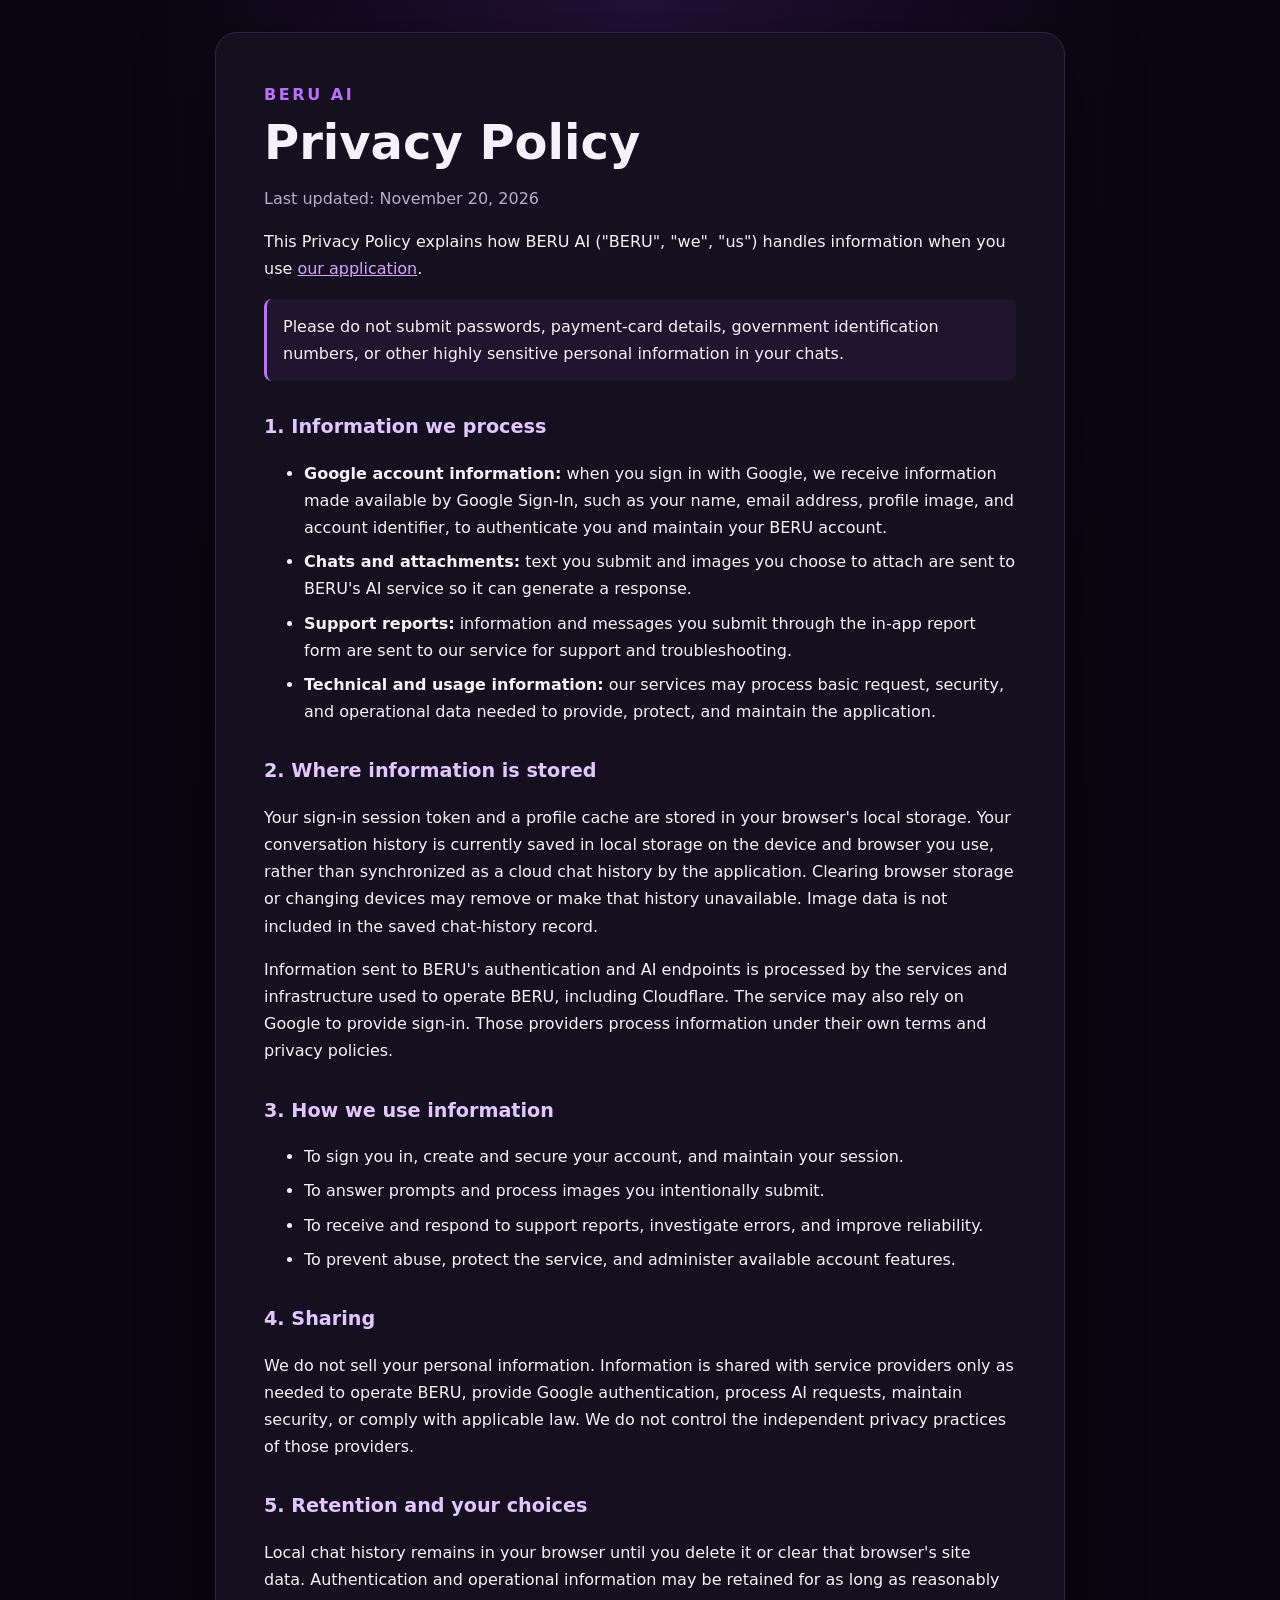
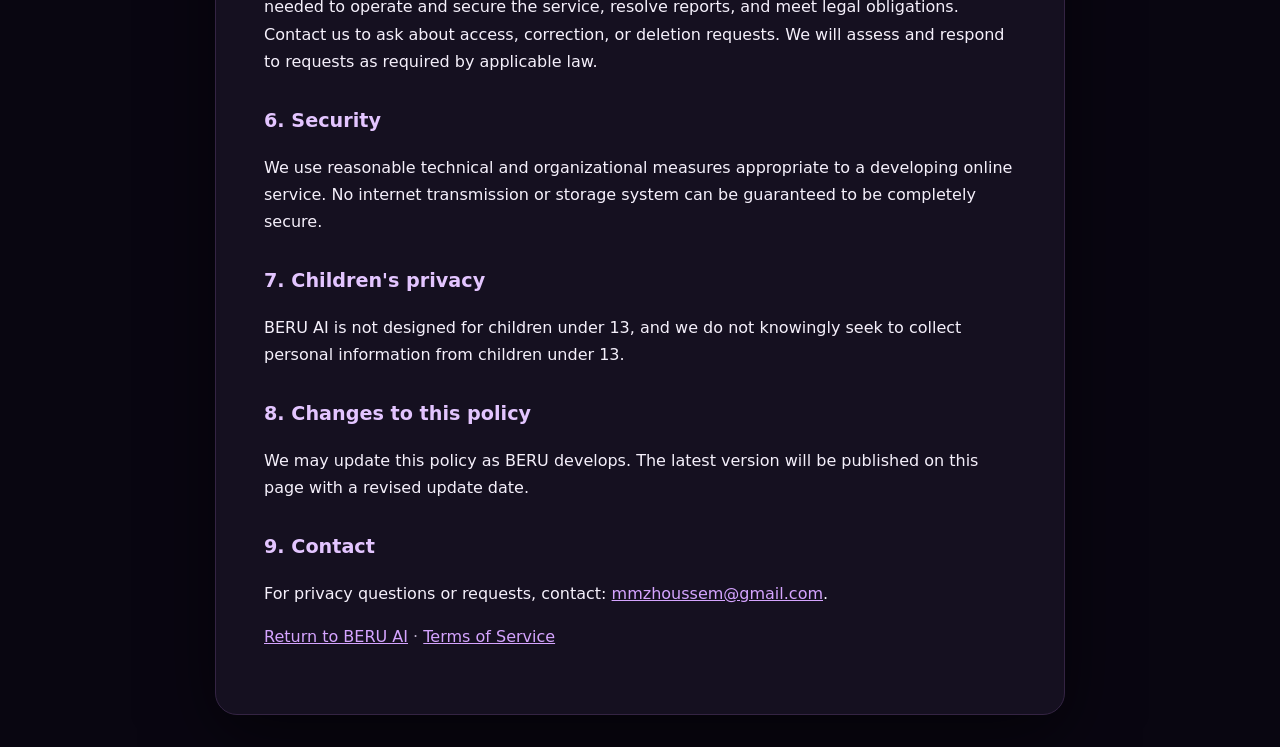
<file: privacy.html>
<!doctype html>
<html lang="en">
<head>
<meta charset="utf-8"><meta name="viewport" content="width=device-width,initial-scale=1">
<meta name="description" content="BERU AI Privacy Policy">
<title>Privacy Policy | BERU AI</title>
<style>
:root{color-scheme:dark;--bg:#090611;--panel:#151020;--text:#f5f0fb;--muted:#b9adc8;--accent:#bd70ff;--line:#342443}
*{box-sizing:border-box}body{margin:0;background:radial-gradient(ellipse at top,#241038 0,#090611 55%);color:var(--text);font:16px/1.7 system-ui,-apple-system,Segoe UI,sans-serif;padding:32px 16px}
main{max-width:850px;margin:0 auto;background:var(--panel);border:1px solid var(--line);border-radius:22px;padding:clamp(22px,5vw,48px);box-shadow:0 20px 70px #0008}
a{color:#d5a4ff}h1{font-size:clamp(2rem,6vw,3rem);line-height:1.1;margin:8px 0}h2{font-size:1.2rem;margin:30px 0 8px;color:#e3c5ff}.brand{color:var(--accent);font-weight:800;letter-spacing:.16em}.muted,small{color:var(--muted)}li{margin:7px 0}.notice{padding:14px 16px;border-left:3px solid var(--accent);background:#21152d;border-radius:8px}
</style></head>
<body><main>
<div class="brand">BERU AI</div><h1>Privacy Policy</h1><p class="muted">Last updated: November 20, 2026</p>
<p>This Privacy Policy explains how BERU AI ("BERU", "we", "us") handles information when you use <a href="https://houssem028.github.io/beru-ai/">our application</a>.</p>
<div class="notice">Please do not submit passwords, payment-card details, government identification numbers, or other highly sensitive personal information in your chats.</div>
<h2>1. Information we process</h2>
<ul>
<li><b>Google account information:</b> when you sign in with Google, we receive information made available by Google Sign-In, such as your name, email address, profile image, and account identifier, to authenticate you and maintain your BERU account.</li>
<li><b>Chats and attachments:</b> text you submit and images you choose to attach are sent to BERU's AI service so it can generate a response.</li>
<li><b>Support reports:</b> information and messages you submit through the in-app report form are sent to our service for support and troubleshooting.</li>
<li><b>Technical and usage information:</b> our services may process basic request, security, and operational data needed to provide, protect, and maintain the application.</li>
</ul>
<h2>2. Where information is stored</h2>
<p>Your sign-in session token and a profile cache are stored in your browser's local storage. Your conversation history is currently saved in local storage on the device and browser you use, rather than synchronized as a cloud chat history by the application. Clearing browser storage or changing devices may remove or make that history unavailable. Image data is not included in the saved chat-history record.</p>
<p>Information sent to BERU's authentication and AI endpoints is processed by the services and infrastructure used to operate BERU, including Cloudflare. The service may also rely on Google to provide sign-in. Those providers process information under their own terms and privacy policies.</p>
<h2>3. How we use information</h2>
<ul>
<li>To sign you in, create and secure your account, and maintain your session.</li>
<li>To answer prompts and process images you intentionally submit.</li>
<li>To receive and respond to support reports, investigate errors, and improve reliability.</li>
<li>To prevent abuse, protect the service, and administer available account features.</li>
</ul>
<h2>4. Sharing</h2>
<p>We do not sell your personal information. Information is shared with service providers only as needed to operate BERU, provide Google authentication, process AI requests, maintain security, or comply with applicable law. We do not control the independent privacy practices of those providers.</p>
<h2>5. Retention and your choices</h2>
<p>Local chat history remains in your browser until you delete it or clear that browser's site data. Authentication and operational information may be retained for as long as reasonably needed to operate and secure the service, resolve reports, and meet legal obligations. Contact us to ask about access, correction, or deletion requests. We will assess and respond to requests as required by applicable law.</p>
<h2>6. Security</h2>
<p>We use reasonable technical and organizational measures appropriate to a developing online service. No internet transmission or storage system can be guaranteed to be completely secure.</p>
<h2>7. Children's privacy</h2>
<p>BERU AI is not designed for children under 13, and we do not knowingly seek to collect personal information from children under 13.</p>
<h2>8. Changes to this policy</h2>
<p>We may update this policy as BERU develops. The latest version will be published on this page with a revised update date.</p>
<h2>9. Contact</h2>
<p>For privacy questions or requests, contact: <a href="mailto:mmzhoussem@gmail.com">mmzhoussem@gmail.com</a>.</p>
<p class="muted"><a href="https://houssem028.github.io/beru-ai/">Return to BERU AI</a> · <a href="./terms.html">Terms of Service</a></p>
</main></body></html>
</file>
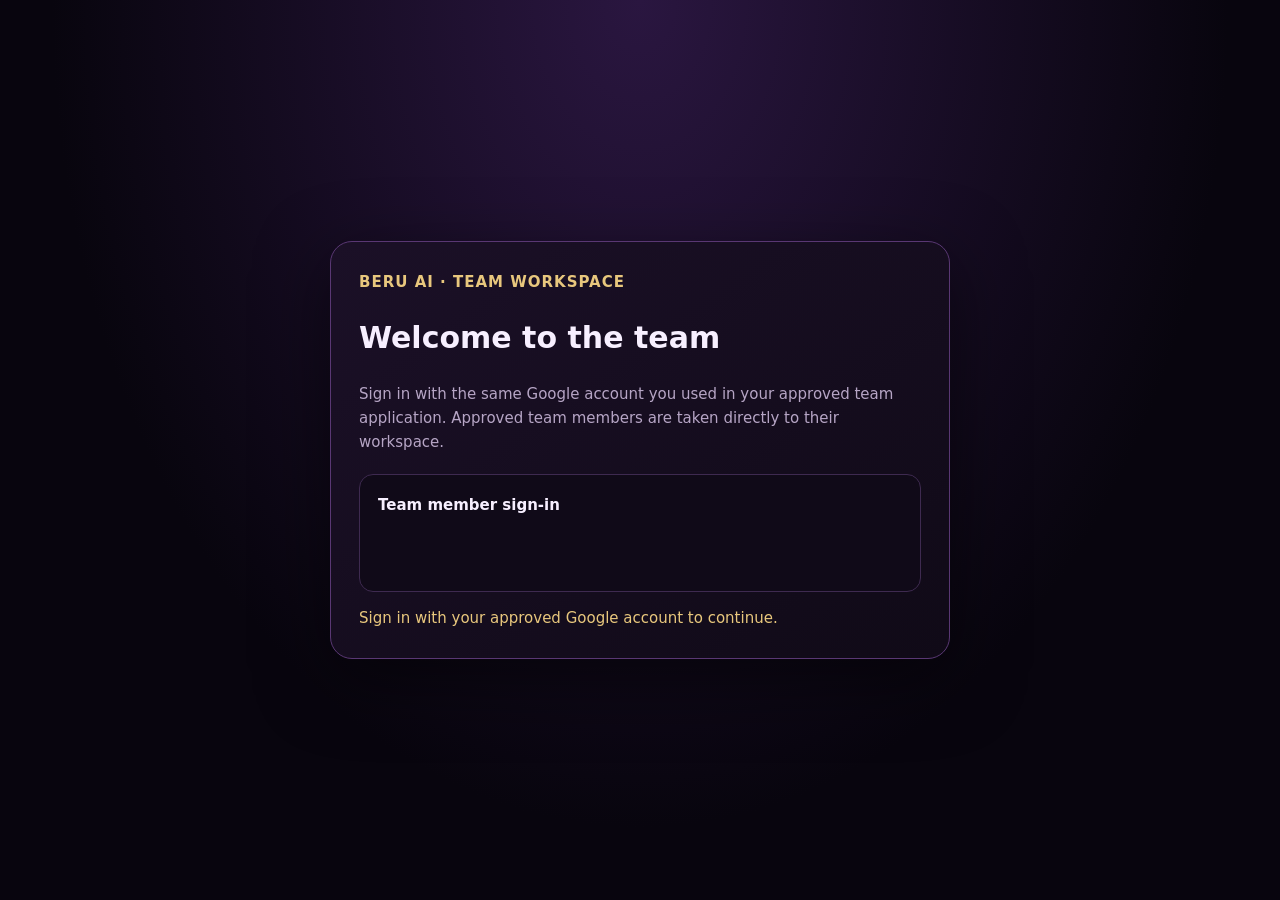
<file: team.html>
<!doctype html>
<html lang="en">
<head>
<meta charset="utf-8"><meta name="viewport" content="width=device-width,initial-scale=1"><meta name="theme-color" content="#10091b">
<title>BERU AI · Team Workspace</title>
<style>
*{box-sizing:border-box}body{margin:0;min-height:100vh;background:radial-gradient(ellipse at top,#2a1640,#08050e 65%);color:#f7efff;font:15px/1.6 system-ui,Arial;display:grid;place-items:center;padding:18px}.card{width:min(620px,100%);padding:28px;border:1px solid #593773;border-radius:22px;background:linear-gradient(145deg,#1b1027,#100a17);box-shadow:0 20px 70px #0008}.brand{font-weight:900;letter-spacing:1px;color:#e8c77d}.muted{color:#b6a5c5}.grid{display:grid;grid-template-columns:1fr 1fr;gap:12px;margin:22px 0}.item{padding:15px;border:1px solid #3e2a50;border-radius:13px;background:#100a18}.item small{display:block;color:#a992bb;font-size:10px;letter-spacing:1px}.item strong{display:block;margin-top:5px;font-size:17px;overflow-wrap:anywhere}.btn{border:1px solid #8151a2;border-radius:10px;padding:10px 14px;background:#29183a;color:white;cursor:pointer}.status{margin-top:14px;color:#e8c77d;min-height:24px}.access{display:flex;gap:10px;align-items:center;flex-wrap:wrap}.login{margin-top:20px;padding:18px;border:1px solid #3e2a50;border-radius:14px;background:#100a18}.google-wrap{display:flex;justify-content:center;margin-top:14px;min-height:42px}#profile[hidden],#loginBox[hidden]{display:none}@media(max-width:480px){.grid{grid-template-columns:1fr}.card{padding:22px}}
</style>
</head>
<body>
<main class="card">
 <div class="brand">BERU AI · TEAM WORKSPACE</div>
 <h1>Welcome to the team</h1>
 <p class="muted">Sign in with the same Google account you used in your approved team application. Approved team members are taken directly to their workspace.</p>
 <section id="loginBox" class="login">
  <b>Team member sign-in</b>
  <div class="google-wrap"><div id="googleButton"></div></div>
 </section>
 <div id="profile" hidden>
  <div class="grid">
   <div class="item"><small>MEMBER</small><strong id="name">—</strong></div>
   <div class="item"><small>RANK</small><strong id="rank">—</strong></div>
   <div class="item"><small>DEPARTMENT</small><strong id="department">—</strong></div>
   <div class="item"><small>ACCOUNT</small><strong id="email">—</strong></div>
  </div>
  <div class="access"><button id="retry" class="btn">Refresh access</button><button id="logout" class="btn">Log out</button></div>
 </div>
 <div id="status" class="status" role="status">Checking your authorized access…</div>
</main>
<script>
const API="https://beru-admin-engine.mmzhoussem.workers.dev";
const GOOGLE_CLIENT_ID="1029198003465-bs891ka49b1j2a1rm5m60cnog5vtalm3.apps.googleusercontent.com";
let token=sessionStorage.getItem("beru_admin_token")||"";
const $=id=>document.getElementById(id);
function status(message){$("status").textContent=message;}
async function load(){
 if(!token){$("loginBox").hidden=false;$("profile").hidden=true;status("Sign in with your approved Google account to continue.");return;}
 try{
  status("Opening your secure BERU workspace…");
  const r=await fetch(API+"/me",{headers:{Authorization:"Bearer "+token}});
  const d=await r.json();if(!r.ok||!d.user)throw new Error(d.error||"Access denied");
  location.replace("admin.html");
 }catch(e){sessionStorage.removeItem("beru_admin_token");token="";$("profile").hidden=true;$("loginBox").hidden=false;status(e.message);}
}
window.onTeamGoogleCredential=async response=>{
 try{
  status("Verifying your Google account…");
  const r=await fetch(API+"/google-login",{method:"POST",headers:{"Content-Type":"application/json"},body:JSON.stringify({credential:response.credential})});
  const d=await r.json();if(!r.ok)throw new Error(d.error||"Sign-in failed");
  if(d.user?.role!=="TEAM_MEMBER")throw new Error("This sign-in is for approved team members. Owner/admin accounts should use BERU ADMIN.");
  token=d.token;sessionStorage.setItem("beru_admin_token",token);status("Verified. Opening your workspace…");location.replace("admin.html");
 }catch(e){status(e.message);}
};
window.initBeruTeamGoogle=()=>{
 if(!window.google?.accounts?.id)return;
 google.accounts.id.initialize({client_id:GOOGLE_CLIENT_ID,callback:window.onTeamGoogleCredential});
 google.accounts.id.renderButton($("googleButton"),{theme:"filled_black",size:"large",shape:"pill",text:"signin_with",width:260});
};
$("retry").onclick=load;
$("logout").onclick=async()=>{
 try{await fetch(API+"/logout",{method:"POST",headers:{Authorization:"Bearer "+token,"Content-Type":"application/json"},body:"{}"});}catch(e){}
 sessionStorage.removeItem("beru_admin_token");token="";load();
};
load();
</script>
<script src="https://accounts.google.com/gsi/client" async defer onload="window.initBeruTeamGoogle && window.initBeruTeamGoogle()"></script>
</body></html>
</file>
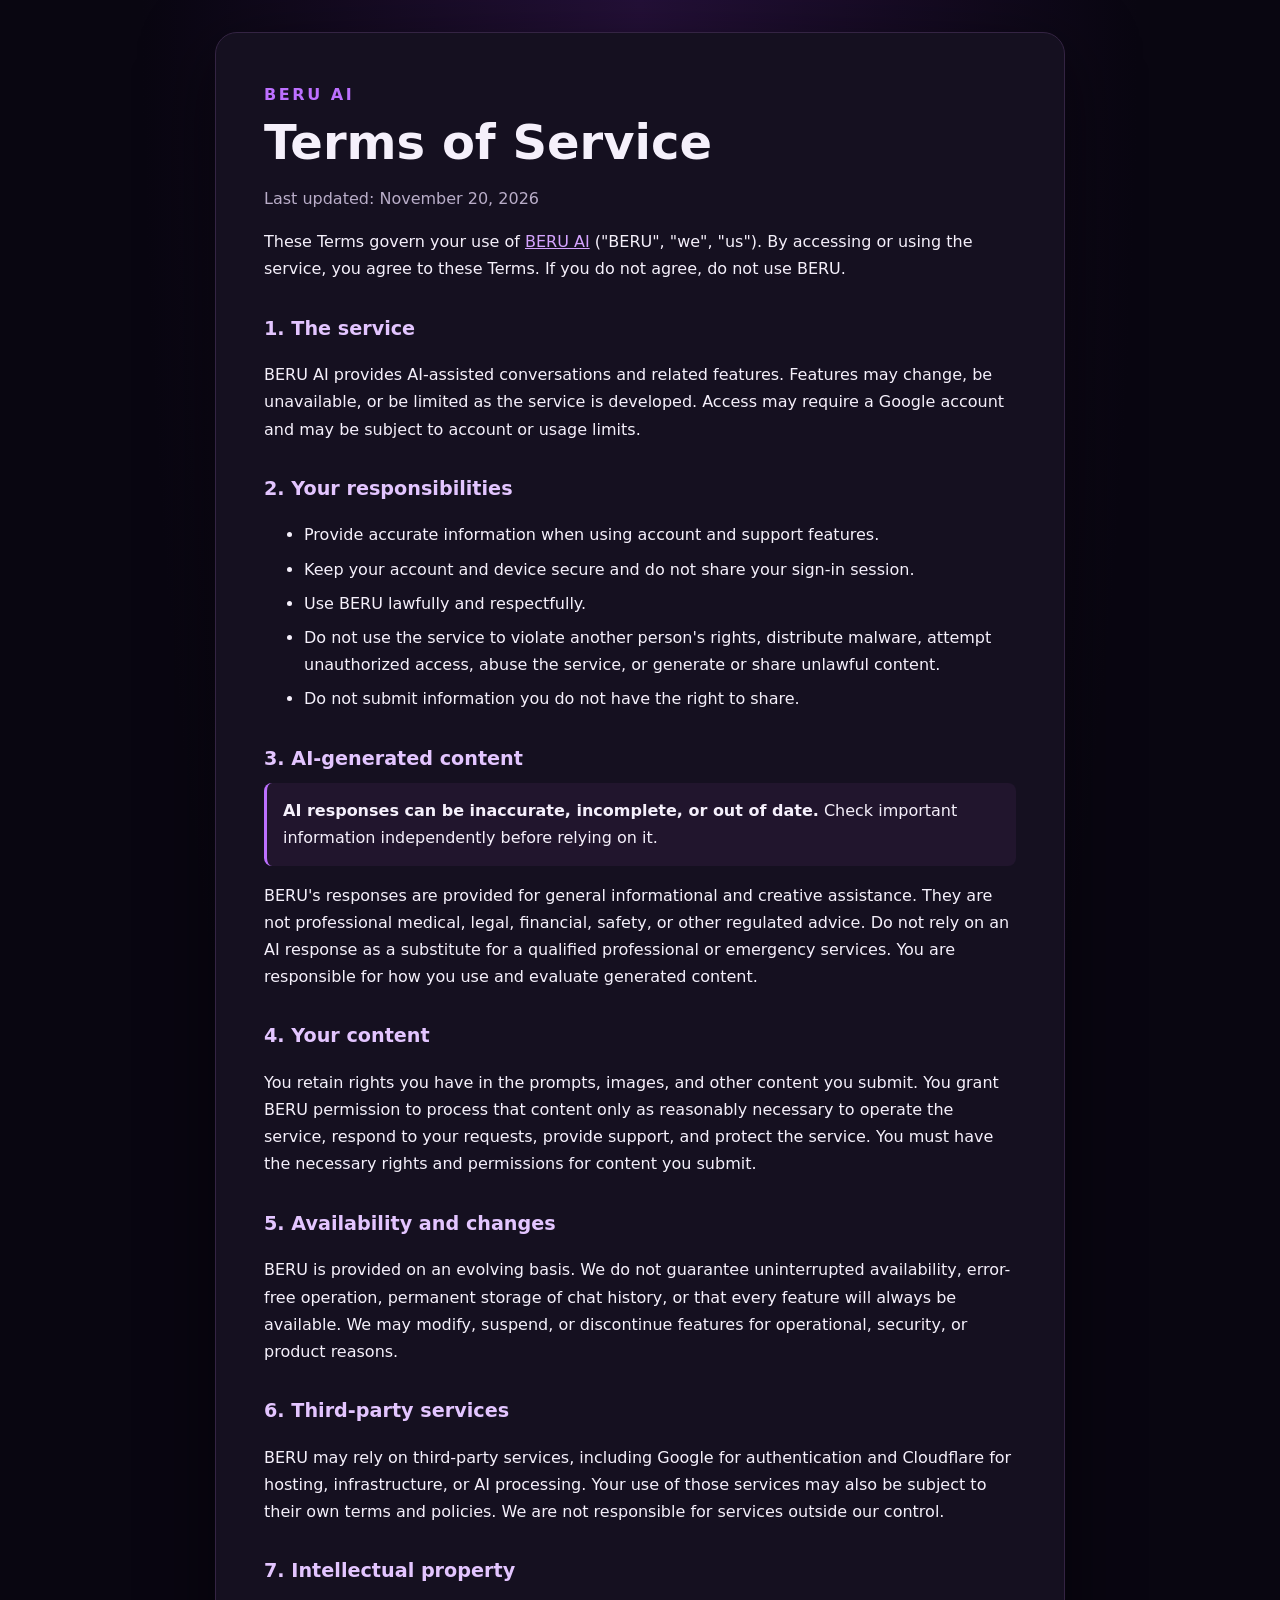
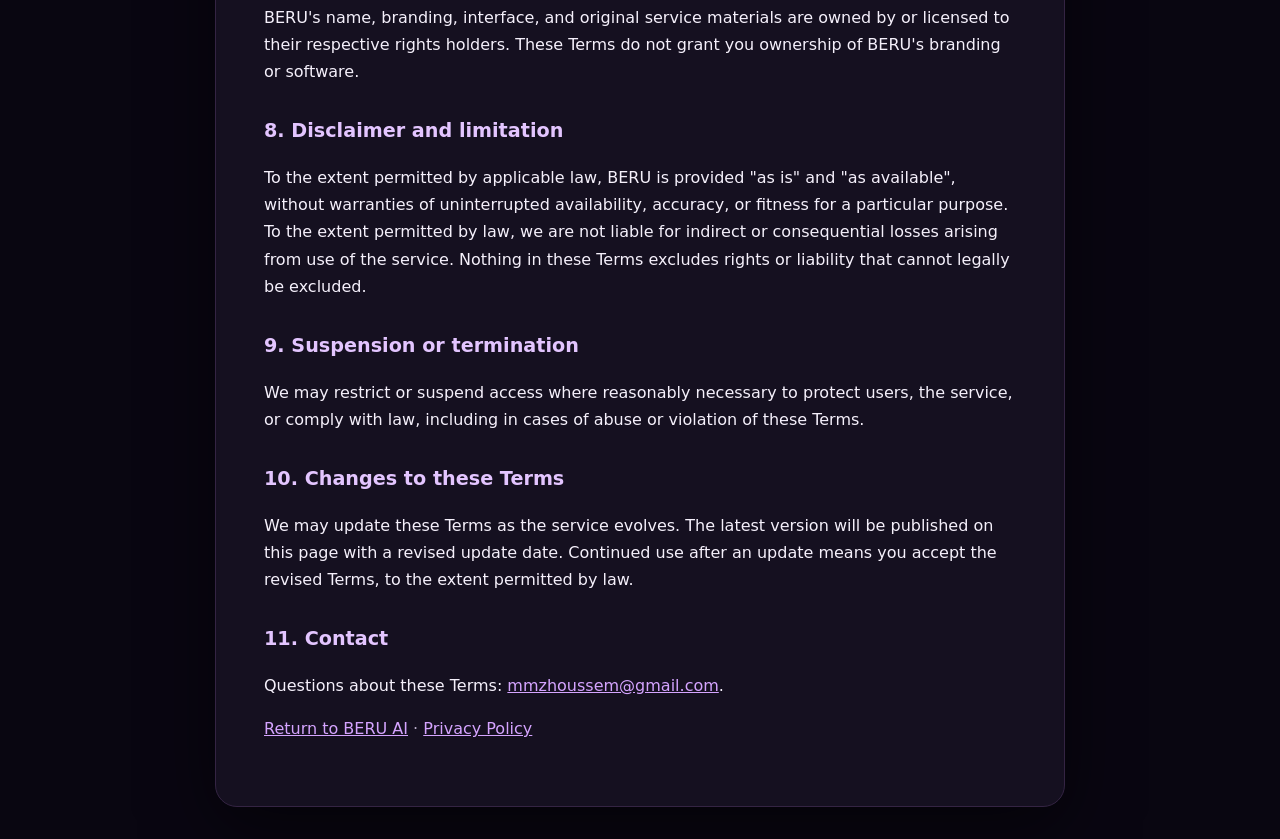
<file: terms.html>
<!doctype html>
<html lang="en">
<head>
<meta charset="utf-8"><meta name="viewport" content="width=device-width,initial-scale=1">
<meta name="description" content="BERU AI Terms of Service">
<title>Terms of Service | BERU AI</title>
<style>
:root{color-scheme:dark;--bg:#090611;--panel:#151020;--text:#f5f0fb;--muted:#b9adc8;--accent:#bd70ff;--line:#342443}
*{box-sizing:border-box}body{margin:0;background:radial-gradient(ellipse at top,#241038 0,#090611 55%);color:var(--text);font:16px/1.7 system-ui,-apple-system,Segoe UI,sans-serif;padding:32px 16px}
main{max-width:850px;margin:0 auto;background:var(--panel);border:1px solid var(--line);border-radius:22px;padding:clamp(22px,5vw,48px);box-shadow:0 20px 70px #0008}
a{color:#d5a4ff}h1{font-size:clamp(2rem,6vw,3rem);line-height:1.1;margin:8px 0}h2{font-size:1.2rem;margin:30px 0 8px;color:#e3c5ff}.brand{color:var(--accent);font-weight:800;letter-spacing:.16em}.muted{color:var(--muted)}li{margin:7px 0}.notice{padding:14px 16px;border-left:3px solid var(--accent);background:#21152d;border-radius:8px}
</style></head>
<body><main>
<div class="brand">BERU AI</div><h1>Terms of Service</h1><p class="muted">Last updated: November 20, 2026</p>
<p>These Terms govern your use of <a href="https://houssem028.github.io/beru-ai/">BERU AI</a> ("BERU", "we", "us"). By accessing or using the service, you agree to these Terms. If you do not agree, do not use BERU.</p>
<h2>1. The service</h2>
<p>BERU AI provides AI-assisted conversations and related features. Features may change, be unavailable, or be limited as the service is developed. Access may require a Google account and may be subject to account or usage limits.</p>
<h2>2. Your responsibilities</h2>
<ul>
<li>Provide accurate information when using account and support features.</li>
<li>Keep your account and device secure and do not share your sign-in session.</li>
<li>Use BERU lawfully and respectfully.</li>
<li>Do not use the service to violate another person's rights, distribute malware, attempt unauthorized access, abuse the service, or generate or share unlawful content.</li>
<li>Do not submit information you do not have the right to share.</li>
</ul>
<h2>3. AI-generated content</h2>
<div class="notice"><b>AI responses can be inaccurate, incomplete, or out of date.</b> Check important information independently before relying on it.</div>
<p>BERU's responses are provided for general informational and creative assistance. They are not professional medical, legal, financial, safety, or other regulated advice. Do not rely on an AI response as a substitute for a qualified professional or emergency services. You are responsible for how you use and evaluate generated content.</p>
<h2>4. Your content</h2>
<p>You retain rights you have in the prompts, images, and other content you submit. You grant BERU permission to process that content only as reasonably necessary to operate the service, respond to your requests, provide support, and protect the service. You must have the necessary rights and permissions for content you submit.</p>
<h2>5. Availability and changes</h2>
<p>BERU is provided on an evolving basis. We do not guarantee uninterrupted availability, error-free operation, permanent storage of chat history, or that every feature will always be available. We may modify, suspend, or discontinue features for operational, security, or product reasons.</p>
<h2>6. Third-party services</h2>
<p>BERU may rely on third-party services, including Google for authentication and Cloudflare for hosting, infrastructure, or AI processing. Your use of those services may also be subject to their own terms and policies. We are not responsible for services outside our control.</p>
<h2>7. Intellectual property</h2>
<p>BERU's name, branding, interface, and original service materials are owned by or licensed to their respective rights holders. These Terms do not grant you ownership of BERU's branding or software.</p>
<h2>8. Disclaimer and limitation</h2>
<p>To the extent permitted by applicable law, BERU is provided "as is" and "as available", without warranties of uninterrupted availability, accuracy, or fitness for a particular purpose. To the extent permitted by law, we are not liable for indirect or consequential losses arising from use of the service. Nothing in these Terms excludes rights or liability that cannot legally be excluded.</p>
<h2>9. Suspension or termination</h2>
<p>We may restrict or suspend access where reasonably necessary to protect users, the service, or comply with law, including in cases of abuse or violation of these Terms.</p>
<h2>10. Changes to these Terms</h2>
<p>We may update these Terms as the service evolves. The latest version will be published on this page with a revised update date. Continued use after an update means you accept the revised Terms, to the extent permitted by law.</p>
<h2>11. Contact</h2>
<p>Questions about these Terms: <a href="mailto:mmzhoussem@gmail.com">mmzhoussem@gmail.com</a>.</p>
<p class="muted"><a href="https://houssem028.github.io/beru-ai/">Return to BERU AI</a> · <a href="./privacy.html">Privacy Policy</a></p>
</main></body></html>
</file>
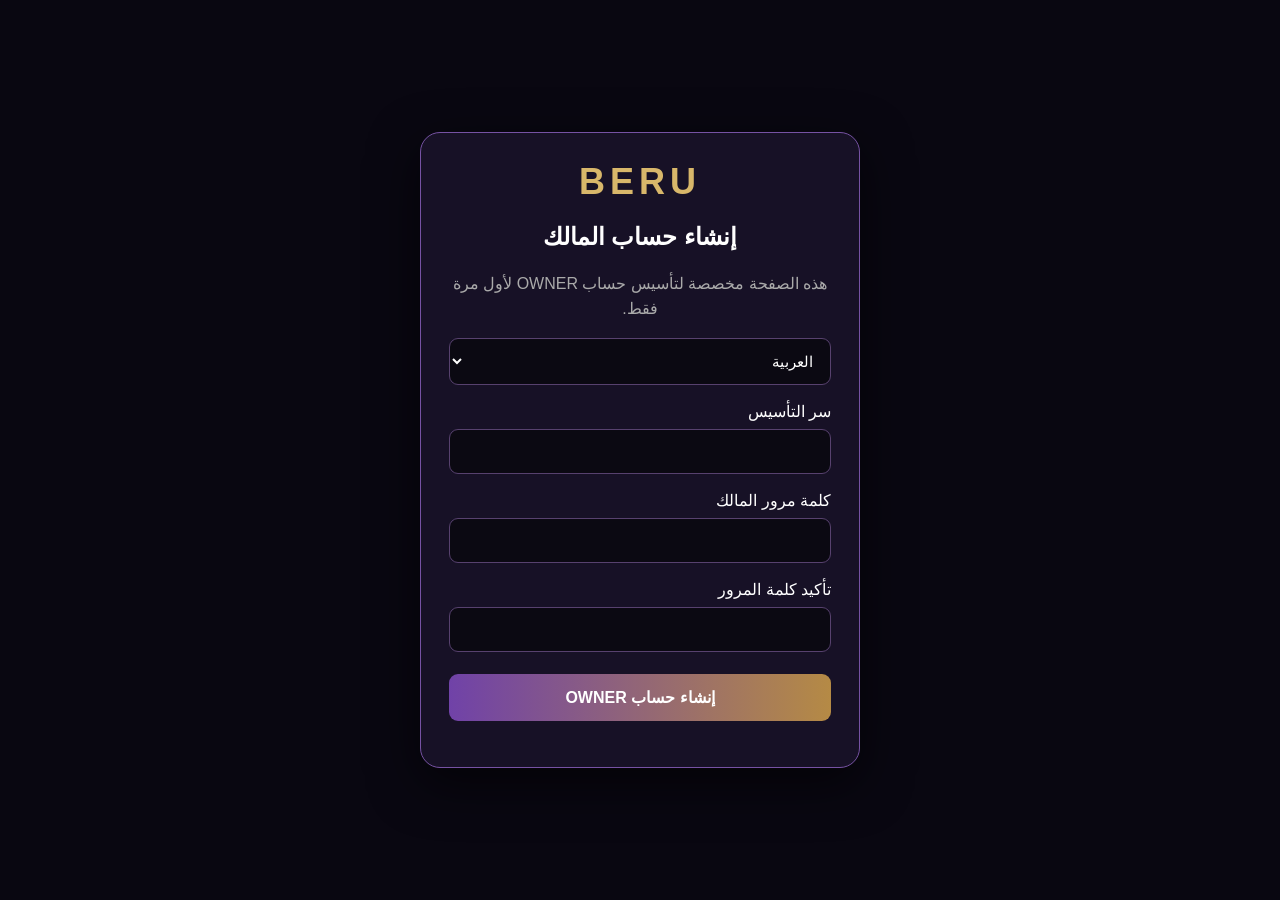
<file: admin/setup.html>
<!DOCTYPE html>
<html lang="ar" dir="rtl">
<head>
<meta charset="UTF-8">
<meta name="viewport" content="width=device-width, initial-scale=1">
<title>BERU OWNER Setup</title>
<style>
*{box-sizing:border-box}
body{
 margin:0;min-height:100vh;padding:20px;
 display:flex;align-items:center;justify-content:center;
 background:#090711;color:white;font-family:Arial,sans-serif
}
.card{
 width:100%;max-width:440px;padding:28px;
 background:#171126;border:1px solid #7652a3;
 border-radius:20px;box-shadow:0 15px 50px #0009
}
.logo{text-align:center;color:#d8b76a;font-size:36px;
 font-weight:900;letter-spacing:5px}
h2{text-align:center}
p{color:#aaa;text-align:center;line-height:1.6}
label{display:block;margin:17px 0 8px}
input,select{
 width:100%;padding:13px;border-radius:9px;
 border:1px solid #57416e;background:#0b0912;
 color:white;font-size:15px
}
button{
 width:100%;padding:14px;margin-top:22px;
 border:0;border-radius:9px;
 background:linear-gradient(90deg,#7042a8,#b58a45);
 color:white;font-size:16px;font-weight:bold
}
#message{margin-top:18px;white-space:pre-wrap}
</style>
</head>
<body>
<main class="card">
 <div class="logo">BERU</div>
 <h2 id="heading">إنشاء حساب المالك</h2>
 <p id="description">هذه الصفحة مخصصة لتأسيس حساب OWNER لأول مرة فقط.</p>

 <select id="language" onchange="changeLanguage()">
  <option value="ar">العربية</option>
  <option value="fr">Français</option>
  <option value="en">English</option>
 </select>

 <form id="setupForm">
  <label id="secretLabel" for="secret">سر التأسيس</label>
  <input id="secret" type="password" autocomplete="off" required>

  <label id="passwordLabel" for="password">كلمة مرور المالك</label>
  <input id="password" type="password"
   minlength="12" maxlength="128" autocomplete="new-password" required>

  <label id="confirmLabel" for="confirm">تأكيد كلمة المرور</label>
  <input id="confirm" type="password"
   minlength="12" maxlength="128" autocomplete="new-password" required>

  <button id="submitButton" type="submit">إنشاء حساب OWNER</button>
 </form>
 <p id="message" role="status"></p>
</main>

<script>
const API="https://beru-admin-engine.mmzhoussem.workers.dev";

const words={
 ar:{
  heading:"إنشاء حساب المالك",
  description:"هذه الصفحة مخصصة لتأسيس حساب OWNER لأول مرة فقط.",
  secret:"سر التأسيس",password:"كلمة مرور المالك",
  confirm:"تأكيد كلمة المرور",submit:"إنشاء حساب OWNER",
  mismatch:"كلمتا المرور غير متطابقتين.",
  short:"كلمة المرور يجب أن تكون 12 حرفًا على الأقل.",
  working:"جارٍ إنشاء الحساب...",
  success:"تم إنشاء حساب OWNER بنجاح! يمكنك الآن العودة إلى صفحة الدخول.",
  error:"فشل إنشاء الحساب: ",
  direction:"rtl"
 },
 fr:{
  heading:"Créer le compte propriétaire",
  description:"Cette page sert uniquement à initialiser le compte OWNER.",
  secret:"Secret d'initialisation",password:"Mot de passe du propriétaire",
  confirm:"Confirmer le mot de passe",submit:"Créer le compte OWNER",
  mismatch:"Les mots de passe ne correspondent pas.",
  short:"Le mot de passe doit contenir au moins 12 caractères.",
  working:"Création du compte...",
  success:"Compte OWNER créé avec succès ! Vous pouvez maintenant revenir à la connexion.",
  error:"Échec de la création : ",
  direction:"ltr"
 },
 en:{
  heading:"Create Owner Account",
  description:"This page is only for the first OWNER account setup.",
  secret:"Bootstrap Secret",password:"Owner Password",
  confirm:"Confirm Password",submit:"Create OWNER Account",
  mismatch:"Passwords do not match.",
  short:"Password must contain at least 12 characters.",
  working:"Creating account...",
  success:"OWNER account created successfully! You can now return to login.",
  error:"Setup failed: ",
  direction:"ltr"
 }
};

function changeLanguage(){
 const t=words[document.getElementById("language").value];
 document.documentElement.dir=t.direction;
 document.getElementById("heading").textContent=t.heading;
 document.getElementById("description").textContent=t.description;
 document.getElementById("secretLabel").textContent=t.secret;
 document.getElementById("passwordLabel").textContent=t.password;
 document.getElementById("confirmLabel").textContent=t.confirm;
 document.getElementById("submitButton").textContent=t.submit;
 document.getElementById("message").textContent="";
}

document.getElementById("setupForm").addEventListener("submit",async e=>{
 e.preventDefault();

 const lang=document.getElementById("language").value;
 const t=words[lang];
 const secret=document.getElementById("secret").value;
 const password=document.getElementById("password").value;
 const confirm=document.getElementById("confirm").value;
 const message=document.getElementById("message");
 const button=document.getElementById("submitButton");

 if(password.length<12){
  message.textContent=t.short;
  return;
 }

 if(password!==confirm){
  message.textContent=t.mismatch;
  return;
 }

 button.disabled=true;
 message.textContent=t.working;

 try{
  const response=await fetch(API+"/bootstrap",{
   method:"POST",
   headers:{
    "Content-Type":"application/json",
    "X-Bootstrap-Secret":secret
   },
   body:JSON.stringify({password})
  });

  const result=await response.json();

  if(!response.ok){
   throw new Error(result.error||"Request failed");
  }

  message.textContent=t.success;
  document.getElementById("secret").value="";
  document.getElementById("password").value="";
  document.getElementById("confirm").value="";
  document.getElementById("setupForm").reset();
 }catch(error){
  message.textContent=t.error+error.message;
 }finally{
  button.disabled=false;
 }
});
</script>
</body>
</html>
</file>
<file: style.css>
:root {
  --bg: #07040d;
  --panel: #10091b;
  --purple: #941cff;
  --light-purple: #c77aff;
  --text: #f7f0ff;
  --muted: #a69ab5;
}
* { margin: 0; padding: 0; box-sizing: border-box; }
body { min-height: 100vh; background: var(--bg); color: var(--text); font-family: Arial, sans-serif; }
.auth-screen {
  min-height: 100vh; width: 100%; display: flex; align-items: center; justify-content: center;
  padding: 24px; background: radial-gradient(ellipse at center, #241039 0%, #0b0612 55%, #050309 100%);
}
.auth-card {
  width: 100%; max-width: 420px; padding: 38px 25px; text-align: center;
  background: rgba(15, 8, 25, .94); border: 1px solid #7130a0; border-radius: 24px;
  box-shadow: 0 0 55px #8d20d533;
}
.auth-logo { width: 105px; height: 105px; object-fit: cover; border-radius: 24px; margin-bottom: 16px; filter: drop-shadow(0 0 20px #9c24ff88); }
.auth-brand { font-size: 27px; font-weight: bold; letter-spacing: 4px; }
.auth-brand span { color: #c77aff; }
.auth-card h1 { margin-top: 26px; font-size: 25px; }
.auth-subtitle { margin-top: 10px; color: #c77aff; font-size: 13px; }
.auth-instruction { margin: 24px 0 20px; color: #c2b4d0; font-size: 14px; line-height: 1.6; }
.google-button { min-height: 44px; display: flex; justify-content: center; }
.auth-status { margin-top: 17px; color: #c9a3e8; font-size: 12px; min-height: 18px; }
.auth-status.error { color: #ff8b9a; }
.auth-note { margin-top: 25px; color: #82728f; font-size: 11px; }
.app { display: none; min-height: 100vh; background: linear-gradient(rgba(5,2,12,.78), rgba(5,2,12,.88)); }
.app.authenticated { display: flex; }
.sidebar { width: 260px; min-height: 100vh; background: rgba(8,4,16,.94); border-right: 1px solid #542080; padding: 25px 18px; display: flex; flex-direction: column; }
.brand { display: flex; align-items: center; gap: 12px; font-size: 25px; font-weight: bold; letter-spacing: 2px; margin-bottom: 45px; }
.brand img { width: 48px; height: 48px; object-fit: cover; border-radius: 12px; }
.brand b { color: var(--light-purple); }
.new-chat { padding: 15px; color: white; background: linear-gradient(110deg, #7212cb, #a32aff); border: 1px solid #d18cff; border-radius: 12px; font-size: 15px; cursor: pointer; box-shadow: 0 0 20px #8b20dc55; }
.sidebar-footer { margin-top: auto; color: #9d7bb9; font-size: 12px; line-height: 2; text-align: center; }
.main { flex: 1; min-width: 0; min-height: 100vh; display: flex; flex-direction: column; position: relative; }
.topbar { min-height: 75px; padding: 0 30px; display: flex; align-items: center; justify-content: space-between; background: rgba(10,5,18,.75); border-bottom: 1px solid #532078; font-weight: bold; letter-spacing: 2px; }
.account-area { display: flex; align-items: center; gap: 14px; }
.status { font-size: 11px; color: #bd77ff; letter-spacing: 1px; }
.account-name { max-width: 150px; overflow: hidden; text-overflow: ellipsis; white-space: nowrap; font-size: 12px; color: #d9c2ee; letter-spacing: 0; }
.logout-btn { padding: 8px 12px; border: 1px solid #7130a0; border-radius: 9px; background: #21102f; color: #e9d5ff; cursor: pointer; font-size: 12px; }
.menu-btn { display: none; background: none; color: white; border: none; font-size: 23px; }
.welcome { flex: 1; display: flex; flex-direction: column; align-items: center; justify-content: center; text-align: center; padding: 30px 15px; }
.welcome img { width: 160px; height: 160px; object-fit: cover; border-radius: 30px; filter: drop-shadow(0 0 25px #9c24ff88); margin-bottom: 25px; }
.welcome h1 { font-size: clamp(23px, 4vw, 40px); letter-spacing: 2px; }
.welcome h1 span { display: block; margin-top: 10px; color: #bd71ff; text-shadow: 0 0 20px #a329ff; }
.welcome p { color: var(--muted); margin-top: 17px; font-size: 15px; }
.messages { width: 100%; max-width: 850px; margin: 0 auto; padding: 15px 20px; }
.chat-box { width: calc(100% - 40px); max-width: 850px; margin: 20px auto 10px; padding: 12px 15px; display: flex; align-items: center; gap: 12px; background: rgba(19,10,30,.95); border: 1px solid #8736c2; border-radius: 18px; box-shadow: 0 0 25px #8d19d522; }
.chat-box textarea { flex: 1; resize: none; outline: none; border: none; background: transparent; color: white; font-size: 15px; padding: 10px; font-family: inherit; }
.chat-box textarea::placeholder { color: #8e7a9f; }
.chat-box button { width: 43px; height: 43px; border: none; border-radius: 12px; color: white; background: linear-gradient(135deg, #8d20e6, #c45aff); font-size: 20px; cursor: pointer; }
.chat-box button:hover { box-shadow: 0 0 20px #b348ff; }
.disclaimer { text-align: center; padding: 10px 15px 20px; font-size: 11px; color: #887895; }
@media (max-width: 700px) {
  .sidebar { display: none; }
  .menu-btn { display: block; }
  .topbar { min-height: 65px; padding: 0 12px; letter-spacing: 1px; }
  .account-area { gap: 7px; }
  .account-name { display: none; }
  .status { font-size: 9px; }
  .logout-btn { padding: 7px 8px; }
  .welcome img { width: 125px; height: 125px; }
  .welcome h1 { font-size: 25px; }
  .chat-box { width: calc(100% - 24px); }
  .sidebar.open { display: flex !important; position: fixed; z-index: 1000; top: 65px; bottom: 0; left: 0; width: 260px; min-height: auto; box-shadow: 10px 0 35px #000; }
}


/* BERU account profile */
.account-profile {
  display: flex;
  align-items: center;
  gap: 9px;
  min-width: 0;
}
.account-picture {
  width: 34px;
  height: 34px;
  border-radius: 50%;
  object-fit: cover;
  border: 1px solid #b66aff;
  box-shadow: 0 0 12px #9c35df55;
}
.account-details {
  display: flex;
  flex-direction: column;
  gap: 3px;
  min-width: 0;
}
.account-plan {
  color: #c77aff;
  font-size: 9px;
  font-weight: bold;
  letter-spacing: 1px;
}
@media (max-width: 700px) {
  .account-profile { gap: 0; }
  .account-picture { width: 30px; height: 30px; }
  .account-details { display: none; }
}


/* Account dropdown and settings workspace */
.account-menu-trigger { display:flex; align-items:center; gap:9px; padding:6px 10px; border:1px solid #63318a; border-radius:14px; background:rgba(35,16,52,.82); color:var(--text); cursor:pointer; }
.account-trigger-name { max-width:125px; overflow:hidden; text-overflow:ellipsis; white-space:nowrap; font-size:12px; letter-spacing:0; }
.account-chevron { color:#c77aff; font-size:18px; }
.account-initials,.dropdown-initials { width:34px; height:34px; display:flex; align-items:center; justify-content:center; border-radius:50%; background:linear-gradient(135deg,#7621b5,#c45aff); color:#fff; font-weight:bold; border:1px solid #d9a6ff; }
.account-dropdown { position:fixed; z-index:1500; top:68px; right:18px; width:min(320px,calc(100vw - 24px)); padding:10px; border:1px solid #63318a; border-radius:17px; background:#130b1e; box-shadow:0 18px 55px #0009; color:#f7f0ff; }
.account-dropdown[hidden],.settings-overlay[hidden] { display:none !important; }
.dropdown-user { display:flex; align-items:center; gap:12px; padding:12px 10px 15px; }
.dropdown-picture { width:43px; height:43px; border-radius:50%; object-fit:cover; border:1px solid #bd71ff; }
.dropdown-initials { width:43px; height:43px; flex:none; }
.dropdown-user-text { display:flex; flex-direction:column; gap:4px; min-width:0; }
.dropdown-user-text strong { font-size:14px; overflow:hidden; text-overflow:ellipsis; white-space:nowrap; }
.dropdown-user-text small { color:#aa9bb8; font-size:11px; overflow:hidden; text-overflow:ellipsis; }
.plan-pill { align-self:flex-start; padding:3px 7px; border-radius:20px; color:#e4c4ff; background:#49206a; font-size:9px; font-weight:bold; letter-spacing:1px; }
.dropdown-item { width:100%; display:flex; align-items:center; gap:12px; padding:12px 11px; border:0; border-radius:10px; background:transparent; color:#eee2f8; text-align:left; cursor:pointer; font-size:13px; }
.dropdown-item:hover { background:#2a173b; }
.dropdown-item > span:first-child { width:20px; color:#c77aff; text-align:center; font-size:17px; }
.dropdown-item.danger { color:#ffb3bd; }
.dropdown-divider { height:1px; margin:5px 4px; background:#392448; }
.settings-overlay { position:fixed; inset:0; z-index:2000; display:flex; align-items:center; justify-content:center; padding:16px; background:#05020bcc; backdrop-filter:blur(7px); }
.settings-dialog { width:min(720px,100%); max-height:min(760px,92vh); overflow:auto; border:1px solid #6c3592; border-radius:20px; background:#10091a; color:#f7f0ff; box-shadow:0 25px 90px #000b; }
.settings-header { display:flex; align-items:center; justify-content:space-between; padding:22px 24px; border-bottom:1px solid #392448; }
.settings-header small { color:#b66aff; letter-spacing:2px; font-size:10px; }
.settings-header h2 { margin-top:5px; font-size:23px; }
.close-settings { width:35px; height:35px; border:0; border-radius:9px; background:#281638; color:#fff; font-size:25px; cursor:pointer; }
.settings-tabs { display:flex; gap:5px; padding:12px 18px; overflow-x:auto; border-bottom:1px solid #392448; }
.settings-tab { flex:none; padding:9px 12px; border:0; border-radius:9px; background:transparent; color:#b9a8c8; cursor:pointer; font-size:12px; }
.settings-tab.active { background:#462064; color:#fff; }
.settings-content { padding:24px; }
.settings-panel { display:none; }
.settings-panel.active { display:block; }
.settings-panel h3 { margin-bottom:9px; font-size:18px; }
.settings-panel p { color:#aa9bb8; font-size:13px; line-height:1.7; }
.setting-row { display:flex; align-items:center; justify-content:space-between; gap:15px; padding:17px 0; border-bottom:1px solid #392448; }
.setting-row span { display:flex; flex-direction:column; gap:5px; }
.setting-row strong { font-size:14px; }
.setting-row small { color:#aa9bb8; font-size:11px; }
.setting-row select,.panel-form input,.panel-form textarea { padding:11px 12px; border:1px solid #654080; border-radius:10px; background:#1c1028; color:#fff; outline:none; }
.panel-icon { color:#c77aff; font-size:30px; margin-bottom:10px; }
.panel-form { display:flex; gap:9px; margin-top:18px; }
.panel-form input { flex:1; min-width:0; }
.panel-form button { padding:11px 16px; border:0; border-radius:10px; background:linear-gradient(110deg,#7212cb,#a32aff); color:#fff; font-weight:bold; cursor:pointer; }
.panel-status { margin-top:13px; font-size:12px !important; }
.about-brand { margin:8px 0 18px; font-size:28px; font-weight:bold; letter-spacing:4px; }
.about-brand span { color:#c77aff; }
.about-version { margin-top:22px; color:#9d7bb9; font-size:11px; }
.report-form { flex-direction:column; }
.report-form textarea { resize:vertical; min-height:110px; font:inherit; }
.report-form button { align-self:flex-start; }
:root[data-theme="light"] { --bg:#f4f0f8; --panel:#fff; --text:#21142d; --muted:#655a70; }
:root[data-theme="light"] body { background:#f4f0f8; color:#21142d; }
:root[data-theme="light"] .app { background:linear-gradient(#ffffffd9,#f7f2fbe8); }
:root[data-theme="light"] .topbar,:root[data-theme="light"] .sidebar { background:rgba(255,255,255,.94); color:#281638; border-color:#dfc8ef; }
:root[data-theme="light"] .chat-box { background:#fff; border-color:#c7a2df; }
:root[data-theme="light"] .chat-box textarea { color:#21142d; }
:root[data-theme="light"] .welcome p,:root[data-theme="light"] .disclaimer { color:#655a70; }
:root[data-theme="light"] .account-dropdown,:root[data-theme="light"] .settings-dialog { background:#fff; color:#241530; }
:root[data-theme="light"] .dropdown-item { color:#352344; }
:root[data-theme="light"] .dropdown-item:hover { background:#f0e5f8; }
:root[data-theme="light"] .settings-header,:root[data-theme="light"] .settings-tabs,:root[data-theme="light"] .setting-row { border-color:#eadcf2; }
:root[data-theme="light"] .settings-panel p,:root[data-theme="light"] .setting-row small,:root[data-theme="light"] .dropdown-user-text small { color:#71627e; }
:root[data-theme="light"] .setting-row select,:root[data-theme="light"] .panel-form input,:root[data-theme="light"] .panel-form textarea { background:#faf7fc; color:#241530; border-color:#d5c0e3; }
@media(max-width:700px) {
 .account-trigger-name,.account-chevron { display:none; }
 .account-menu-trigger { padding:4px; border-radius:50%; }
 .account-dropdown { top:61px; right:10px; }
 .settings-overlay { padding:8px; align-items:flex-end; }
 .settings-dialog { max-height:92vh; border-radius:18px 18px 12px 12px; }
 .settings-content { padding:18px; }
 .settings-header { padding:17px 18px; }
 .panel-form { flex-direction:column; }
 .panel-form button { width:100%; }
}


/* Fix avatar fallbacks and force the selected settings panel to render */
.account-initials[hidden],
.dropdown-initials[hidden],
.account-picture[hidden],
.dropdown-picture[hidden] { display:none !important; }
.settings-panel[hidden] { display:none !important; }
.settings-panel:not([hidden]) { display:block !important; }
.settings-content { display:block !important; min-height:190px; }
.settings-panel h3 { display:block; color:inherit; margin:0 0 12px; }
.settings-panel p { display:block; }


/* Chat attachments and voice input */
.chat-box { gap:8px; }
.chat-tool-btn { flex:none; width:39px; height:39px; border:1px solid #75409a; border-radius:11px; background:#241333; color:#d9a6ff; font-size:21px; cursor:pointer; display:flex; align-items:center; justify-content:center; }
.chat-tool-btn:hover { background:#462064; }
.voice-tool-btn { font-size:18px; }
.voice-tool-btn.recording { background:#8c1d42; color:#fff; border-color:#ff779d; animation:voicePulse 1s infinite; }
@keyframes voicePulse { 50% { box-shadow:0 0 0 6px #ff4f8233; } }
.attachment-preview { width:calc(100% - 40px); max-width:850px; margin:10px auto 0; padding:8px 12px; display:flex; align-items:center; gap:10px; border:1px solid #75409a; border-radius:13px; background:#160d21; color:#d9c2ee; font-size:12px; }
.attachment-preview[hidden] { display:none !important; }
.attachment-preview img { width:54px; height:54px; object-fit:cover; border-radius:8px; }
.attachment-preview span { flex:1; overflow:hidden; text-overflow:ellipsis; white-space:nowrap; }
.attachment-preview button { border:0; background:transparent; color:#ff9bb4; font-size:24px; cursor:pointer; }
.voice-status { min-height:17px; padding:0 20px 8px; text-align:center; color:#b98bd6; font-size:11px; }
.message-bubble { max-width:85%; padding:12px; margin:0 20px 12px auto; border:1px solid #9636d5; border-radius:14px; background:#351052; }
.image-message { width:fit-content; }
.chat-attached-image { display:block; max-width:min(260px,65vw); max-height:320px; object-fit:contain; border-radius:9px; }
.image-caption { margin-top:6px; color:#d9c2ee; font-size:10px; overflow-wrap:anywhere; }
:root[data-theme="light"] .attachment-preview { background:#fff; color:#352344; }
:root[data-theme="light"] .chat-tool-btn { background:#f2e6fa; color:#6f2b9a; }
@media(max-width:700px) {
 .chat-box { width:calc(100% - 24px); padding:9px; gap:5px; }
 .chat-tool-btn { width:34px; height:36px; }
 .chat-box textarea { min-width:0; padding:7px 4px; font-size:14px; }
 .chat-box button[type="submit"] { width:39px; height:39px; flex:none; }
 .attachment-preview { width:calc(100% - 24px); }
}


/* Conversation history */
.history-heading { margin:24px 8px 10px; color:#b98bd6; font-size:11px; font-weight:700; letter-spacing:1.2px; text-transform:uppercase; }
.chat-history { display:flex; flex-direction:column; gap:5px; overflow-y:auto; max-height:calc(100vh - 245px); padding:0 2px 12px; }
.history-empty { padding:8px 9px; color:#8e7a9f; font-size:11px; line-height:1.6; }
.history-row { display:flex; align-items:center; gap:4px; border:1px solid transparent; border-radius:10px; }
.history-row.active { background:#28143a; border-color:#60327f; }
.history-open { flex:1; min-width:0; padding:10px 9px; overflow:hidden; border:0; background:transparent; color:#d9c2ee; text-align:left; text-overflow:ellipsis; white-space:nowrap; font-size:12px; cursor:pointer; }
.history-delete { flex:none; width:28px; height:28px; border:0; border-radius:7px; background:transparent; color:#a98dbb; font-size:18px; cursor:pointer; }
.history-delete:hover { background:#49203a; color:#ff9bb4; }
:root[data-theme="light"] .history-open { color:#352344; }
:root[data-theme="light"] .history-row.active { background:#f0e5f8; border-color:#d5b6e8; }
:root[data-theme="light"] .history-heading,:root[data-theme="light"] .history-empty { color:#78618a; }
@media(max-width:700px) {
  .chat-history { max-height:calc(100vh - 220px); }
}


/* BERU Coins wallet balance */
.coin-balance{display:flex;align-items:center;gap:5px;padding:7px 10px;border:1px solid #8b682b;border-radius:12px;background:linear-gradient(135deg,#2a1d0b,#17101d);color:#f3cf78;font-size:12px;white-space:nowrap;box-shadow:0 0 14px #d6a33a18}.coin-balance>span{font-size:15px}.coin-balance strong{font-size:13px;font-variant-numeric:tabular-nums}.coin-balance small{font-size:9px;letter-spacing:.6px;color:#c9a85f}.coin-balance[hidden]{display:none!important}@media(max-width:700px){.coin-balance{padding:6px 8px;gap:4px}.coin-balance strong{font-size:11px}.account-area{gap:6px}}



/* BERU marketplace: store, subscriptions and unified coins wallet */
.commerce-nav-title{padding:20px 10px 7px;color:#9876ad;font-size:9px;font-weight:800;letter-spacing:1.5px}
.commerce-nav-btn{display:flex;align-items:center;gap:11px;width:100%;padding:11px 12px;border:1px solid transparent;border-radius:11px;background:transparent;color:#c8b5d8;text-align:left;font-size:12px;cursor:pointer}
.commerce-nav-btn span{width:18px;color:#e7bd65;text-align:center;font-size:16px}
.commerce-nav-btn:hover{background:#21112f;border-color:#5b3472;color:#fff}
.commerce-hub{width:min(1160px,100%);margin:0 auto;padding:26px 28px 42px;overflow-y:auto;max-height:calc(100vh - 74px)}
.commerce-hub[hidden]{display:none!important}
.commerce-heading{display:flex;align-items:center;justify-content:space-between;gap:14px;margin-bottom:22px}
.commerce-eyebrow{display:block;color:#d4ad61;font-size:9px;font-weight:800;letter-spacing:2px}
.commerce-heading h1{margin:5px 0;font-size:28px;color:#f5eaff}
.commerce-heading p,.commerce-section-intro p,.commerce-intro p{margin:0;color:#a994ba;font-size:12px;line-height:1.7}
.commerce-back{border:1px solid #523269;border-radius:10px;background:#170d23;color:#ddc8ee;padding:9px 12px;font-size:11px;white-space:nowrap}
.commerce-tabs{display:flex;gap:8px;border-bottom:1px solid #382148;margin-bottom:22px;overflow-x:auto}
.commerce-tab{padding:11px 16px;border:0;border-bottom:2px solid transparent;background:transparent;color:#a994ba;font-size:12px;white-space:nowrap;cursor:pointer}
.commerce-tab.active{border-bottom-color:#d4ad61;color:#f3d48a}
.commerce-view[hidden]{display:none!important}
.commerce-intro{display:flex;align-items:center;gap:15px;padding:19px;margin-bottom:18px;border:1px solid #4a315c;border-radius:16px;background:linear-gradient(110deg,#241333,#15101d)}
.commerce-mark{display:grid;place-items:center;width:48px;height:48px;flex:none;border-radius:14px;background:#34213b;color:#f0ca78;font-size:24px}
.commerce-intro h2,.commerce-section-intro h2{margin:0 0 5px;font-size:17px;color:#f4e9ff}
.commerce-grid{display:grid;grid-template-columns:repeat(3,minmax(0,1fr));gap:13px}
.commerce-card{position:relative;min-height:205px;padding:17px;border:1px solid #382448;border-radius:15px;background:linear-gradient(150deg,#170e22,#100a17);display:flex;flex-direction:column;align-items:flex-start}
.commerce-card-icon{display:grid;place-items:center;width:39px;height:39px;border-radius:12px;background:#2b1838;color:#e5bd70;font-size:20px;margin-bottom:13px}
.commerce-status{display:inline-flex;align-items:center;padding:4px 7px;border-radius:30px;font-size:8px;font-weight:800;letter-spacing:.8px}
.commerce-status.available{background:#173427;color:#81ddb0}.commerce-status.planned{background:#302314;color:#e5c17b}
.commerce-card>.commerce-status{position:absolute;top:17px;right:14px}
.commerce-card h3{margin:10px 0 5px;font-size:14px;color:#f1e6fa}
.commerce-card p{margin:0 0 15px;color:#a28eaf;font-size:11px;line-height:1.65;flex:1}
.commerce-action,.plan-button{width:100%;padding:10px 12px;border:1px solid #71438d;border-radius:9px;background:linear-gradient(110deg,#60258a,#39164f);color:#f8edff;font-size:11px;font-weight:700;cursor:pointer}
.commerce-action:disabled,.plan-button:disabled,.coin-pack button:disabled{opacity:.48;cursor:not-allowed}
.commerce-section-intro{margin-bottom:18px}
.commerce-section-intro h2{font-size:20px}
.plan-grid{display:grid;grid-template-columns:repeat(4,minmax(0,1fr));gap:12px}
.plan-card{position:relative;display:flex;flex-direction:column;padding:17px 14px;border:1px solid #463052;border-radius:15px;background:linear-gradient(155deg,#1b1026,#100a17);overflow:hidden}
.plan-card.featured{border-color:#b58a42;box-shadow:0 0 20px #d0a44a12}
.plan-name{color:#d3b5e7;font-size:10px;font-weight:900;letter-spacing:1.5px}
.plan-price{margin-top:9px;font-size:22px;color:#fff}
.plan-coins{margin:9px 0 12px;color:#f0c96f;font-size:21px;font-weight:900}
.plan-coins small{font-size:10px;font-weight:600;color:#bba77c}
.plan-card ul{padding-left:17px;margin:0 0 18px;flex:1;color:#b7a4c4;font-size:10px;line-height:2}
.plan-button{margin-top:auto}
.plan-button.current{background:#183426;border-color:#35684d;color:#9de5bd}
.plan-ribbon{position:absolute;right:-25px;top:13px;transform:rotate(35deg);width:95px;text-align:center;background:#b58a42;color:#170f0a;font-size:8px;font-weight:900;padding:4px}
.commerce-note{margin:16px 0 0;color:#927fa1;font-size:10px;line-height:1.7}
.wallet-overview{display:flex;align-items:center;justify-content:space-between;gap:15px;padding:20px;border:1px solid #70542d;border-radius:16px;background:linear-gradient(110deg,#291d0d,#17101d)}
.wallet-overview h2{margin:5px 0;font-size:21px;color:#fff0cb}.wallet-overview p{margin:0;color:#bcae94;font-size:11px}
.wallet-total{display:flex;flex-direction:column;align-items:flex-end}
.wallet-total strong{font-size:31px;color:#f2cc72;font-variant-numeric:tabular-nums}
.wallet-total span{font-size:8px;letter-spacing:1.5px;color:#c5a75f;font-weight:800}
.coin-info-grid{display:grid;grid-template-columns:repeat(3,minmax(0,1fr));gap:11px;margin:13px 0 22px}
.coin-info-card{padding:15px;border:1px solid #382448;border-radius:13px;background:#140d1d}
.coin-info-card>span{display:block;color:#987fa8;font-size:8px;letter-spacing:1px;font-weight:800}
.coin-info-card strong{display:block;margin:8px 0 3px;color:#f0d18b;font-size:19px}
.coin-info-card small{color:#a28eaf;font-size:9px}
.coin-pack-heading{display:flex;justify-content:space-between;align-items:center;gap:12px;margin:0 0 12px}
.coin-pack-heading h3,.coin-history h3{margin:0;color:#f0e5fa;font-size:14px}
.coin-pack-heading p{margin:4px 0 0;color:#9f8ba9;font-size:10px}
.coin-pack-grid{display:grid;grid-template-columns:repeat(3,minmax(0,1fr));gap:11px}
.coin-pack{display:flex;flex-direction:column;gap:7px;padding:15px;border:1px solid #49334f;border-radius:13px;background:#160e1d}
.coin-pack strong{font-size:11px;color:#d5c2e1}.coin-pack b{font-size:21px;color:#efc66d}.coin-pack small{color:#9d8aa9;font-size:9px}
.coin-pack button{margin-top:5px;padding:9px;border:1px solid #4b3855;border-radius:8px;background:#21172a;color:#bcaac7;font-size:9px}
.panel-lite{margin-top:20px;padding:16px;border:1px solid #382448;border-radius:14px;background:#130c1b}
.coin-history-head{display:flex;justify-content:space-between;align-items:center;margin-bottom:10px}
.coin-history-head button{border:1px solid #4b345c;border-radius:8px;background:#20142b;color:#d9c5e8;padding:6px 9px;font-size:10px}
.coin-transactions{display:grid;gap:7px}
.transaction-row{display:flex;justify-content:space-between;align-items:center;gap:10px;padding:10px;border:1px solid #2d1e39;border-radius:9px;background:#100a16}
.transaction-info{min-width:0}.transaction-info strong{display:block;color:#e6d8ef;font-size:10px}.transaction-info small{display:block;color:#8e7b9a;font-size:9px;margin-top:3px}
.transaction-amount{font-size:11px;font-weight:800;white-space:nowrap}.transaction-amount.credit{color:#80dca9}.transaction-amount.debit{color:#f19aa8}
.empty-transactions{padding:18px;text-align:center;color:#8f7c9b;font-size:10px}
@media(max-width:950px){.plan-grid{grid-template-columns:repeat(2,minmax(0,1fr))}.commerce-grid{grid-template-columns:repeat(2,minmax(0,1fr))}}
@media(max-width:700px){.commerce-nav-title{display:none}.commerce-nav-btn{width:auto;min-width:max-content;padding:8px 10px;font-size:10px;gap:6px}.commerce-hub{padding:20px 13px 30px;max-height:calc(100vh - 58px)}.commerce-heading h1{font-size:23px}.commerce-heading{align-items:flex-start}.commerce-back{font-size:9px;padding:8px}.commerce-grid{grid-template-columns:1fr 1fr;gap:9px}.commerce-card{min-height:210px;padding:12px}.commerce-card>.commerce-status{top:12px;right:9px;font-size:7px}.commerce-card h3{font-size:12px}.commerce-card p{font-size:10px}.commerce-action{padding:9px 6px;font-size:9px}.plan-grid{grid-template-columns:1fr 1fr;gap:8px}.plan-card{padding:13px 10px}.plan-price{font-size:18px}.plan-coins{font-size:18px}.plan-card ul{font-size:9px}.coin-info-grid{grid-template-columns:1fr 1fr}.coin-info-card:last-child{grid-column:1/-1}.coin-pack-grid{grid-template-columns:1fr}.coin-pack{display:grid;grid-template-columns:1fr auto;align-items:center}.coin-pack small{grid-column:1}.coin-pack button{grid-column:1/-1}.wallet-total strong{font-size:24px}.commerce-intro{padding:13px}.commerce-intro h2{font-size:14px}.commerce-intro p{font-size:10px}.commerce-tabs{gap:0}.commerce-tab{padding:10px 12px;font-size:10px}}


.main>.welcome[hidden],.main>.messages[hidden],.main>.chat-box[hidden],.main>.voice-status[hidden],.main>.attachment-preview[hidden]{display:none!important}


/* BERU services navigation refresh */
.topbar-commerce{display:flex;align-items:center;gap:9px;margin-left:auto;margin-right:18px}
.topbar-service-btn{display:inline-flex;align-items:center;justify-content:center;gap:8px;min-height:40px;padding:0 15px;border:1px solid rgba(210,174,103,.34);border-radius:12px;background:linear-gradient(145deg,rgba(45,32,26,.92),rgba(20,14,24,.96));color:#f1dfb8;font-size:12px;font-weight:700;cursor:pointer;transition:transform .18s,border-color .18s,background .18s;white-space:nowrap}
.topbar-service-btn:hover{transform:translateY(-1px);border-color:#d4ad61;background:linear-gradient(145deg,#45321e,#21162b);box-shadow:0 7px 22px #0005}
.topbar-service-btn .service-icon{display:grid;place-items:center;width:22px;height:22px;border-radius:7px;background:#d4ad611c;color:#e5c47d;font-size:15px}
.coins-service-btn{border-color:rgba(196,151,67,.6);background:linear-gradient(120deg,#3b2a18,#201629)}
.commerce-hub{width:min(1120px,100%);margin:22px auto 30px;padding:clamp(18px,3vw,34px);max-height:calc(100vh - 125px);border:1px solid #3e2d4b;border-radius:22px;background:linear-gradient(145deg,rgba(19,12,27,.97),rgba(10,8,16,.98));box-shadow:0 22px 65px #0006}
.commerce-heading{padding-bottom:20px;border-bottom:1px solid #392a43}
.commerce-heading h1{font-size:clamp(24px,3vw,32px)}
.commerce-heading p{font-size:13px}
.commerce-tabs{gap:10px;margin:20px 0 24px;border:0}
.commerce-tab{padding:11px 17px;border:1px solid #3b2b48;border-radius:11px;background:#160f20;color:#bcaec7;font-weight:700}
.commerce-tab.active{border-color:#b48a49;background:linear-gradient(120deg,#3b2c1c,#21172b);color:#f3d58e}
.commerce-section-intro{padding:19px 20px;margin-bottom:18px;border:1px solid #3e304a;border-radius:16px;background:linear-gradient(120deg,#21172b,#15101d)}
.plan-grid{gap:15px}
.plan-card{border-radius:17px;padding:21px;background:linear-gradient(155deg,#1c1425,#100c17);border-color:#40304b;box-shadow:0 9px 25px #0002}
.plan-card.featured{border-color:#b18a4d;box-shadow:0 0 0 1px #b18a4d33,0 12px 32px #0004}
.plan-coins{color:#f0d18d}
.plan-button{min-height:42px;border-radius:11px;background:linear-gradient(110deg,#65451f,#8d6934);border-color:#b38b4e;font-size:12px}
.plan-button.current{background:#183629;border-color:#397b58;color:#a6e5bd}
.wallet-overview{padding:22px;border:1px solid #4b3a4a;border-radius:17px;background:radial-gradient(circle at 90% 15%,#49351e77,transparent 38%),linear-gradient(120deg,#21172b,#120d19)}
.wallet-total{padding:14px 20px;border:1px solid #a17a3e66;border-radius:14px;background:#100d17}
.wallet-total strong{font-size:30px;color:#f2d48d}
.coin-info-card,.coin-pack{border-radius:15px;border-color:#403149;background:linear-gradient(145deg,#1c1425,#100c17)}
.coin-pack button{border-radius:10px;background:#2b202d;color:#a99aaa;border-color:#514052}
.panel-lite{border-radius:15px;border-color:#403149;background:#130e1b}
.coin-history-head button{border:1px solid #6d5736;border-radius:9px;padding:8px 12px;background:#2b2118;color:#f0d69d;cursor:pointer}
@media(max-width:700px){
 .topbar{gap:6px;padding:0 8px;min-height:64px}
 .topbar-commerce{gap:5px;margin:0 4px 0 auto}
 .topbar-service-btn{min-height:35px;padding:0 7px;gap:4px;border-radius:9px;font-size:9px}
 .topbar-service-btn .service-icon{width:17px;height:17px;font-size:12px}
 .account-area{gap:4px}
 .account-trigger-name,.account-chevron,.status{display:none}
 .account-menu-trigger{padding:3px;border-radius:50%;background:#21172b}
 .account-picture,.account-initials{width:31px;height:31px}
 .commerce-hub{width:calc(100% - 16px);margin:9px auto 16px;padding:15px 11px;max-height:calc(100vh - 82px);border-radius:16px}
 .commerce-heading{align-items:flex-start;flex-direction:column;gap:11px}
 .commerce-heading h1{font-size:23px}
 .commerce-tabs{margin:13px 0 17px}
 .commerce-tab{flex:1;padding:10px 7px;font-size:10px}
 .plan-grid,.coin-info-grid,.coin-pack-grid{grid-template-columns:1fr;gap:11px}
 .plan-card{padding:17px}
 .wallet-overview{align-items:flex-start;flex-direction:column;gap:13px}
}


/* Account dropdown links for subscriptions and coins */
.account-commerce-item{border:1px solid #4b3a2a;background:linear-gradient(110deg,#211a1c,#17111e);margin-top:5px;color:#f0dfbf}
.account-commerce-item>span:first-child{color:#d7b36c}
.account-commerce-item:hover{background:linear-gradient(110deg,#382b1d,#291a35);border-color:#b18a4d}


/* Temporary PWA install prompt */
.pwa-install-bar { position:fixed; z-index:3000; left:12px; right:12px; bottom:12px; max-width:520px; margin:0 auto; display:flex; align-items:center; gap:12px; padding:12px 14px; border:1px solid #9b63c6; border-radius:16px; background:rgba(19,9,31,.97); color:#f7f0ff; box-shadow:0 12px 40px #0009; }
.pwa-install-bar[hidden] { display:none !important; }
.pwa-install-bar span { flex:1; display:flex; flex-direction:column; gap:4px; min-width:0; }
.pwa-install-bar strong { font-size:13px; }
.pwa-install-bar small { color:#c3b0d2; font-size:11px; }
.pwa-install-bar button { border:0; border-radius:10px; padding:9px 13px; background:linear-gradient(110deg,#8b20d6,#c45aff); color:#fff; font-weight:bold; }
.pwa-install-bar button:last-child { padding:5px 9px; background:transparent; font-size:20px; color:#d6c5e5; }


/* Always-accessible return to chat + celebratory success overlay */
#commerceBack {
  position:fixed; right:20px; bottom:20px; z-index:2600;
  min-height:48px; padding:0 18px; border:1px solid #d4ad61;
  border-radius:14px; background:linear-gradient(120deg,#49321b,#261536);
  color:#ffe9b5; font-size:12px; font-weight:800;
  box-shadow:0 12px 34px #0009,0 0 24px #d4ad6122; cursor:pointer;
}
#commerceBack:hover { transform:translateY(-2px); border-color:#f4d58b; }
.commerce-hub { padding-bottom:90px; }
.beru-success-toast[hidden] { display:none !important; }
.beru-success-toast {
  position:fixed; z-index:5000; left:50%; top:50%; width:min(360px,calc(100vw - 36px));
  padding:26px 24px 20px; transform:translate(-50%,-46%) scale(.88);
  opacity:0; text-align:center; border:1px solid #d5ad63; border-radius:23px;
  color:#fff7e7; background:radial-gradient(circle at 50% 0%,#52351d 0,#21142d 54%,#100b18 100%);
  box-shadow:0 24px 90px #000c,0 0 55px #d4ad6130;
  pointer-events:none; transition:opacity .24s ease,transform .28s cubic-bezier(.2,.8,.2,1);
}
.beru-success-toast.toast-visible { opacity:1; transform:translate(-50%,-50%) scale(1); }
.beru-success-toast.toast-hiding { opacity:0; transform:translate(-50%,-47%) scale(.94); }
.success-toast-icon {
  display:grid; place-items:center; width:66px; height:66px; margin:0 auto 14px;
  border:1px solid #d8b36b88; border-radius:50%; color:#f6d78d; font-size:32px;
  background:linear-gradient(145deg,#62431e,#2b1b35); box-shadow:0 0 30px #d4ad6133;
  animation:beruRewardPop .55s cubic-bezier(.2,.9,.25,1.3) both;
}
.success-toast-title { color:#f8dda0; font-size:20px; font-weight:900; margin-bottom:8px; }
.success-toast-message { color:#e8dce9; font-size:13px; line-height:1.7; }
.success-toast-sparkles { margin-top:14px; color:#d5ad63; letter-spacing:5px; font-size:15px; }
@keyframes beruRewardPop { 0%{transform:scale(.45) rotate(-18deg);opacity:0} 100%{transform:scale(1) rotate(0);opacity:1} }
@media(max-width:700px) {
  #commerceBack { right:50%; bottom:14px; transform:translateX(50%); min-height:45px; }
  #commerceBack:hover { transform:translateX(50%) translateY(-2px); }
  .commerce-hub { padding-bottom:85px; }
}

.generated-image-bubble { width:fit-content; max-width:min(92%,560px); background:#171020; border-color:#b18a4d; }
.generated-image-result { display:block; width:min(100%,520px); max-height:680px; object-fit:contain; border-radius:11px; }
.image-generate-btn { color:#f3d58e; border-color:#9b783e; background:linear-gradient(135deg,#382718,#281638); }
.image-generate-btn:disabled { opacity:.55; cursor:wait; }
:root[data-theme="light"] .generated-image-bubble { background:#fff; }


/* =========================================================
   BERU EXPERIENCE REFRESH — premium responsive interface
   Visual-only layer: preserves existing IDs and app logic.
   ========================================================= */
:root {
  --bg:#08070d;
  --panel:#11101a;
  --panel-2:#171321;
  --purple:#9b5cff;
  --light-purple:#c9a6ff;
  --gold:#d8b66f;
  --text:#f7f4fc;
  --muted:#aaa3b7;
  --line:rgba(190,156,239,.16);
  --glass:rgba(17,14,27,.82);
}
html { color-scheme:dark; scroll-behavior:smooth; }
body {
  background:
    radial-gradient(ellipse at 52% -12%,rgba(117,61,180,.19),transparent 42%),
    radial-gradient(ellipse at 100% 70%,rgba(87,47,133,.10),transparent 35%),
    #08070d;
  color:var(--text);
  font-family:Inter,ui-sans-serif,system-ui,-apple-system,BlinkMacSystemFont,"Segoe UI",sans-serif;
  letter-spacing:.005em;
}
button,textarea,input,select { font:inherit; }
button { -webkit-tap-highlight-color:transparent; transition:transform .18s ease,border-color .18s ease,background .18s ease,box-shadow .18s ease; }
button:focus-visible,textarea:focus-visible,input:focus-visible,select:focus-visible {
  outline:2px solid #c49aff; outline-offset:3px;
}
.app { background:transparent; }
.sidebar {
  width:278px; padding:26px 17px 20px;
  background:linear-gradient(180deg,rgba(14,11,22,.97),rgba(9,8,14,.98));
  border-right:1px solid var(--line);
  box-shadow:12px 0 50px rgba(0,0,0,.13);
}
.brand { gap:13px; margin-bottom:34px; font-size:22px; letter-spacing:2.5px; }
.brand img { width:44px;height:44px;border:1px solid rgba(216,182,111,.48);border-radius:14px;box-shadow:0 0 24px rgba(153,91,255,.18); }
.new-chat {
  min-height:48px; border:1px solid rgba(216,182,111,.5); border-radius:13px;
  background:linear-gradient(115deg,#332344,#21192d 62%,#2d241b);
  box-shadow:inset 0 1px rgba(255,255,255,.08),0 8px 24px rgba(0,0,0,.22);
  font-weight:700; letter-spacing:.02em;
}
.new-chat:hover { transform:translateY(-1px);border-color:var(--gold);box-shadow:0 10px 28px rgba(150,92,255,.16); }
.history-heading { margin:28px 9px 12px;color:#958ba5;font-size:10px;font-weight:800;letter-spacing:1.5px;text-transform:uppercase; }
.chat-history { gap:6px; }
.history-row { border:1px solid transparent;border-radius:11px;transition:background .18s,border-color .18s; }
.history-row:hover,.history-row.active { background:rgba(148,101,205,.12);border-color:rgba(179,135,225,.18); }
.history-open { padding:11px 10px;color:#d8d1e2;font-size:12px; }
.history-delete { color:#9e91ad; }
.sidebar-footer { padding-top:18px;border-top:1px solid var(--line);color:#94859f;font-size:10px;letter-spacing:.6px; }
.main { background:linear-gradient(180deg,rgba(12,10,18,.16),rgba(8,7,13,.35)); }
.topbar {
  min-height:72px;padding:0 clamp(14px,3vw,34px);
  background:rgba(10,9,16,.78);border-bottom:1px solid var(--line);
  backdrop-filter:blur(22px);-webkit-backdrop-filter:blur(22px);
  letter-spacing:1.4px;
}
.topbar>span { font-size:13px;font-weight:850;letter-spacing:2.4px; }
.status { color:#9fe0b6;font-size:9px;letter-spacing:1.2px; }
.account-menu-trigger { border-color:var(--line);background:rgba(255,255,255,.035); }
.account-menu-trigger:hover { border-color:rgba(216,182,111,.6);background:rgba(216,182,111,.07); }
.coin-balance { border:1px solid rgba(216,182,111,.35);background:rgba(216,182,111,.08);border-radius:999px;padding:7px 11px; }
.coin-balance>span { color:var(--gold); }
.welcome { position:relative;isolation:isolate;overflow:hidden; }
.welcome:before {
  content:"";position:absolute;z-index:-1;width:min(62vw,560px);aspect-ratio:1;border-radius:50%;
  background:radial-gradient(circle,rgba(132,74,202,.14),rgba(92,52,141,.05) 42%,transparent 70%);
  filter:blur(12px);pointer-events:none;
}
.welcome img {
  width:clamp(112px,14vw,154px);height:clamp(112px,14vw,154px);
  border:1px solid rgba(216,182,111,.42);border-radius:34px;
  box-shadow:0 18px 65px rgba(0,0,0,.35),0 0 55px rgba(145,77,219,.18);
}
.welcome h1 { font-size:clamp(23px,3.7vw,38px);font-weight:900;letter-spacing:clamp(1px,.3vw,3px);line-height:1.2; }
.welcome h1 span { color:#c8a1ff;text-shadow:0 0 32px rgba(165,105,255,.28); }
.welcome p { max-width:460px;line-height:1.7;color:#aaa1b8; }
.messages { max-width:920px;padding:24px clamp(14px,3vw,28px); }
#messages>div {
  max-width:min(82%,760px)!important;
  padding:16px 19px!important;
  margin-bottom:18px!important;
  border-radius:18px!important;
  line-height:1.78!important;
  font-size:14px;
  box-shadow:0 8px 28px rgba(0,0,0,.14);
  animation:beruMessageIn .22s ease both;
}
#messages>div[style*="margin-left: auto"] {
  border:1px solid rgba(184,135,245,.34)!important;
  background:linear-gradient(135deg,rgba(75,42,111,.92),rgba(42,28,62,.96))!important;
  border-bottom-right-radius:6px!important;
}
#messages>div[style*="margin-right: auto"] {
  border:1px solid rgba(216,182,111,.20)!important;
  background:linear-gradient(145deg,rgba(25,21,35,.98),rgba(16,14,23,.98))!important;
  border-bottom-left-radius:6px!important;
}
@keyframes beruMessageIn { from{opacity:0;transform:translateY(6px)}to{opacity:1;transform:translateY(0)} }
.chat-box {
  position:sticky;bottom:12px;z-index:10;
  width:calc(100% - 40px);max-width:920px;
  margin:18px auto 8px;padding:10px 12px 10px 15px;
  gap:10px;border:1px solid rgba(177,133,225,.34);border-radius:22px;
  background:rgba(20,16,29,.92);
  box-shadow:0 16px 50px rgba(0,0,0,.38),0 0 32px rgba(125,73,178,.09);
  backdrop-filter:blur(20px);-webkit-backdrop-filter:blur(20px);
}
.chat-box:focus-within { border-color:rgba(199,159,255,.72);box-shadow:0 16px 50px rgba(0,0,0,.4),0 0 0 3px rgba(157,99,225,.10); }
.chat-box textarea { min-height:42px;max-height:180px;padding:11px 7px;color:#fbf9ff;font-size:14px;line-height:1.55; }
.chat-box textarea::placeholder { color:#93889f; }
.chat-box button { flex:0 0 42px;width:42px;height:42px;border-radius:14px; }
.chat-box button#sendBtn { background:linear-gradient(135deg,#a66aff,#7840c4);box-shadow:0 5px 18px rgba(139,82,212,.28); }
.chat-box button#sendBtn:hover { transform:translateY(-2px);box-shadow:0 8px 22px rgba(159,103,238,.36); }
.chat-box button.chat-tool-btn { border:1px solid rgba(180,146,216,.15);background:rgba(255,255,255,.045);color:#d7c4ed; }
.chat-box button.chat-tool-btn:hover { border-color:rgba(216,182,111,.55);background:rgba(216,182,111,.09); }
.disclaimer { padding:7px 14px 16px;color:#81798b;font-size:10px;letter-spacing:.2px; }
.auth-screen {
  background:
    radial-gradient(ellipse at 50% 12%,rgba(115,68,171,.28),transparent 38%),
    radial-gradient(ellipse at 90% 85%,rgba(184,137,73,.08),transparent 34%),
    #08070d;
}
.auth-card {
  max-width:440px;padding:42px 30px 34px;
  border:1px solid rgba(216,182,111,.30);border-radius:28px;
  background:linear-gradient(145deg,rgba(25,19,35,.97),rgba(11,10,17,.98));
  box-shadow:0 28px 90px rgba(0,0,0,.48),0 0 65px rgba(137,82,190,.13);
}
.auth-logo { border:1px solid rgba(216,182,111,.38);border-radius:27px; }
.auth-brand { letter-spacing:5px;font-size:25px; }
.auth-brand span { color:#d6b36d; }
.auth-card h1 { font-size:27px;letter-spacing:-.5px; }
.auth-subtitle { color:#c6a1f4;letter-spacing:.4px; }
.auth-instruction { color:#b7adbf; }
.auth-note { color:#8e8498; }
.account-dropdown,.settings-dialog,.commerce-hub {
  border-color:rgba(216,182,111,.24)!important;
  box-shadow:0 25px 85px rgba(0,0,0,.55),0 0 45px rgba(137,82,190,.09)!important;
}
.disclaimer a { color:#c8a1ff; }
@media (min-width:1100px) {
  .messages { padding-top:30px;padding-bottom:26px; }
  .welcome { padding-top:42px;padding-bottom:42px; }
}
@media (max-width:700px) {
  .sidebar { background:rgba(12,10,18,.985);border-right:1px solid rgba(216,182,111,.2); }
  .topbar { min-height:62px; }
  .welcome { padding:26px 18px; }
  .welcome img { margin-bottom:20px;border-radius:27px; }
  .welcome h1 { font-size:clamp(21px,6vw,27px); }
  .welcome p { font-size:13px; }
  .messages { padding:15px 12px; }
  #messages>div { max-width:92%!important;padding:13px 15px!important;font-size:13px; }
  .chat-box {
    position:sticky;bottom:7px;width:calc(100% - 16px);margin:12px auto 6px;
    padding:8px;gap:6px;border-radius:18px;
  }
  .chat-box button { flex-basis:37px;width:37px;height:39px;border-radius:12px; }
  .chat-box textarea { min-width:0;font-size:13px;padding:9px 4px; }
  .disclaimer { padding-bottom:12px;font-size:9px; }
}
@media (prefers-reduced-motion:reduce) {
  *,*::before,*::after { scroll-behavior:auto!important;animation-duration:.01ms!important;transition-duration:.01ms!important; }
}
</file>
